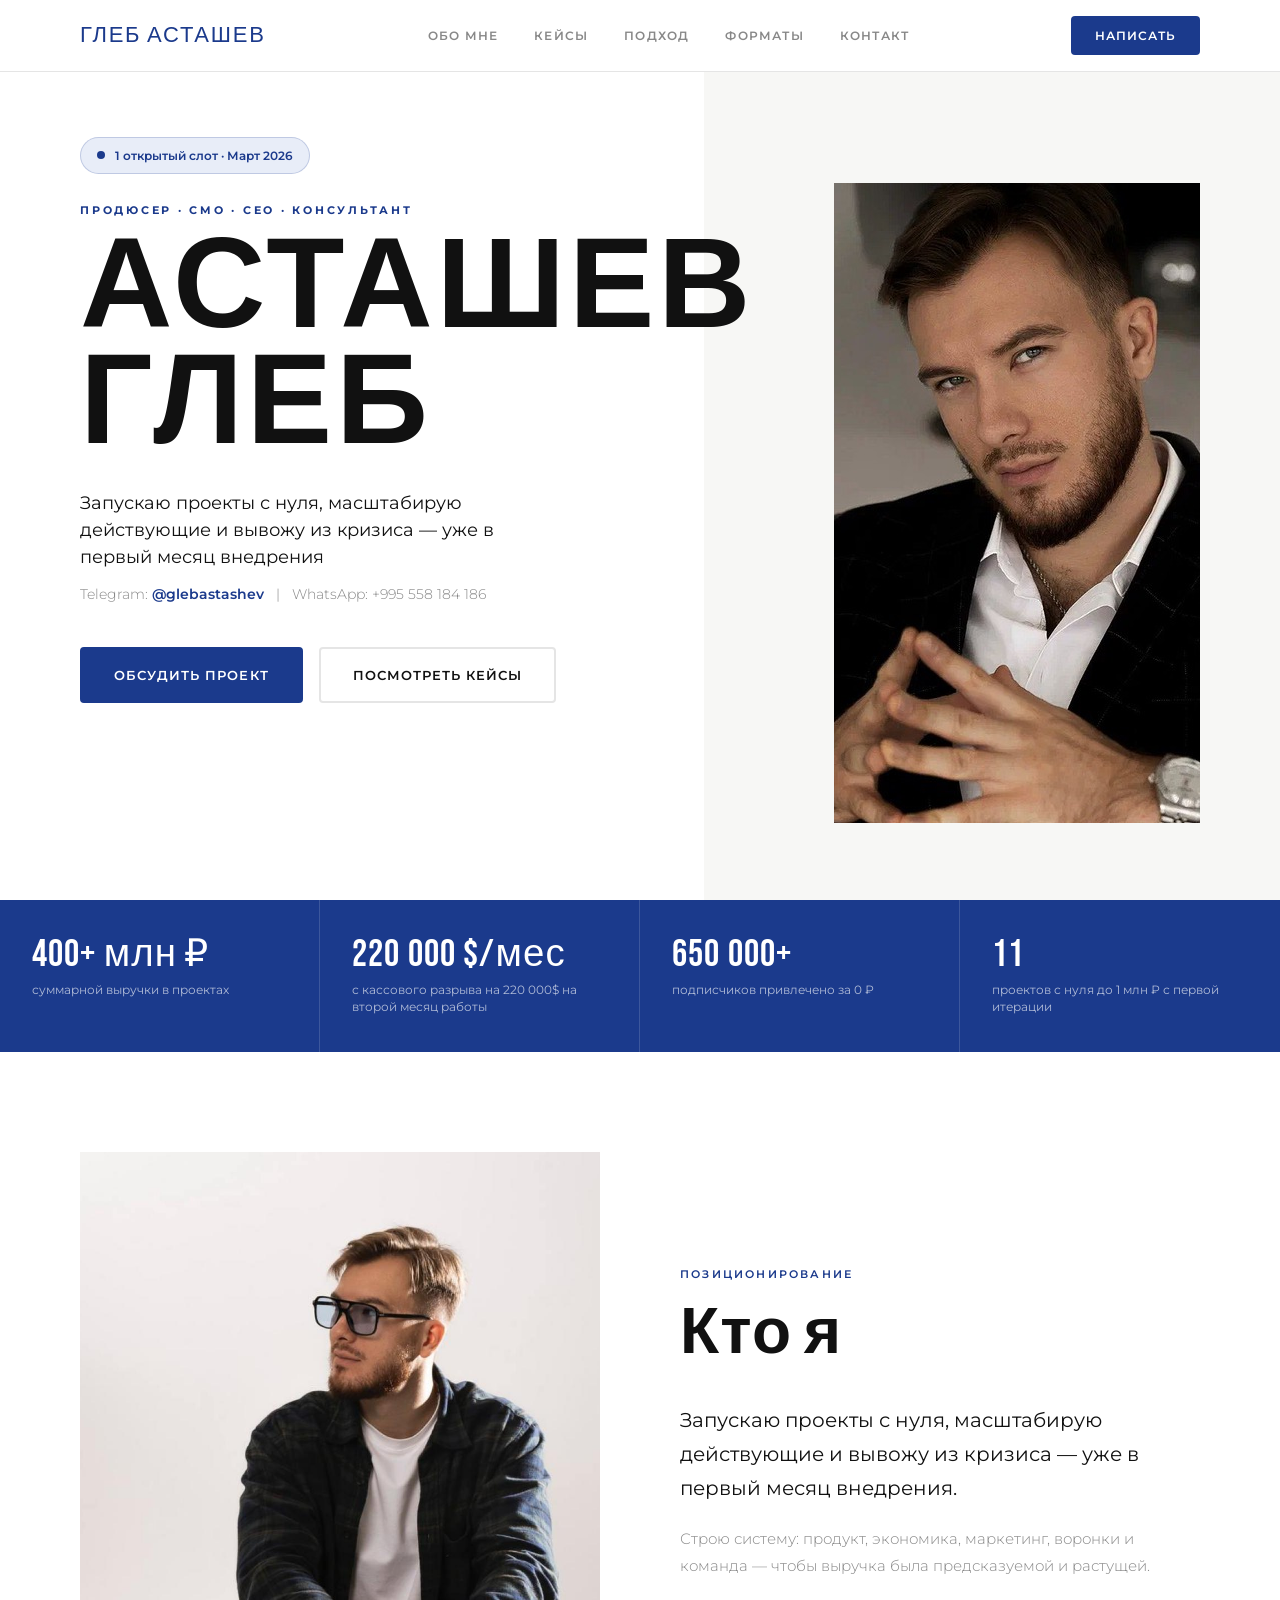
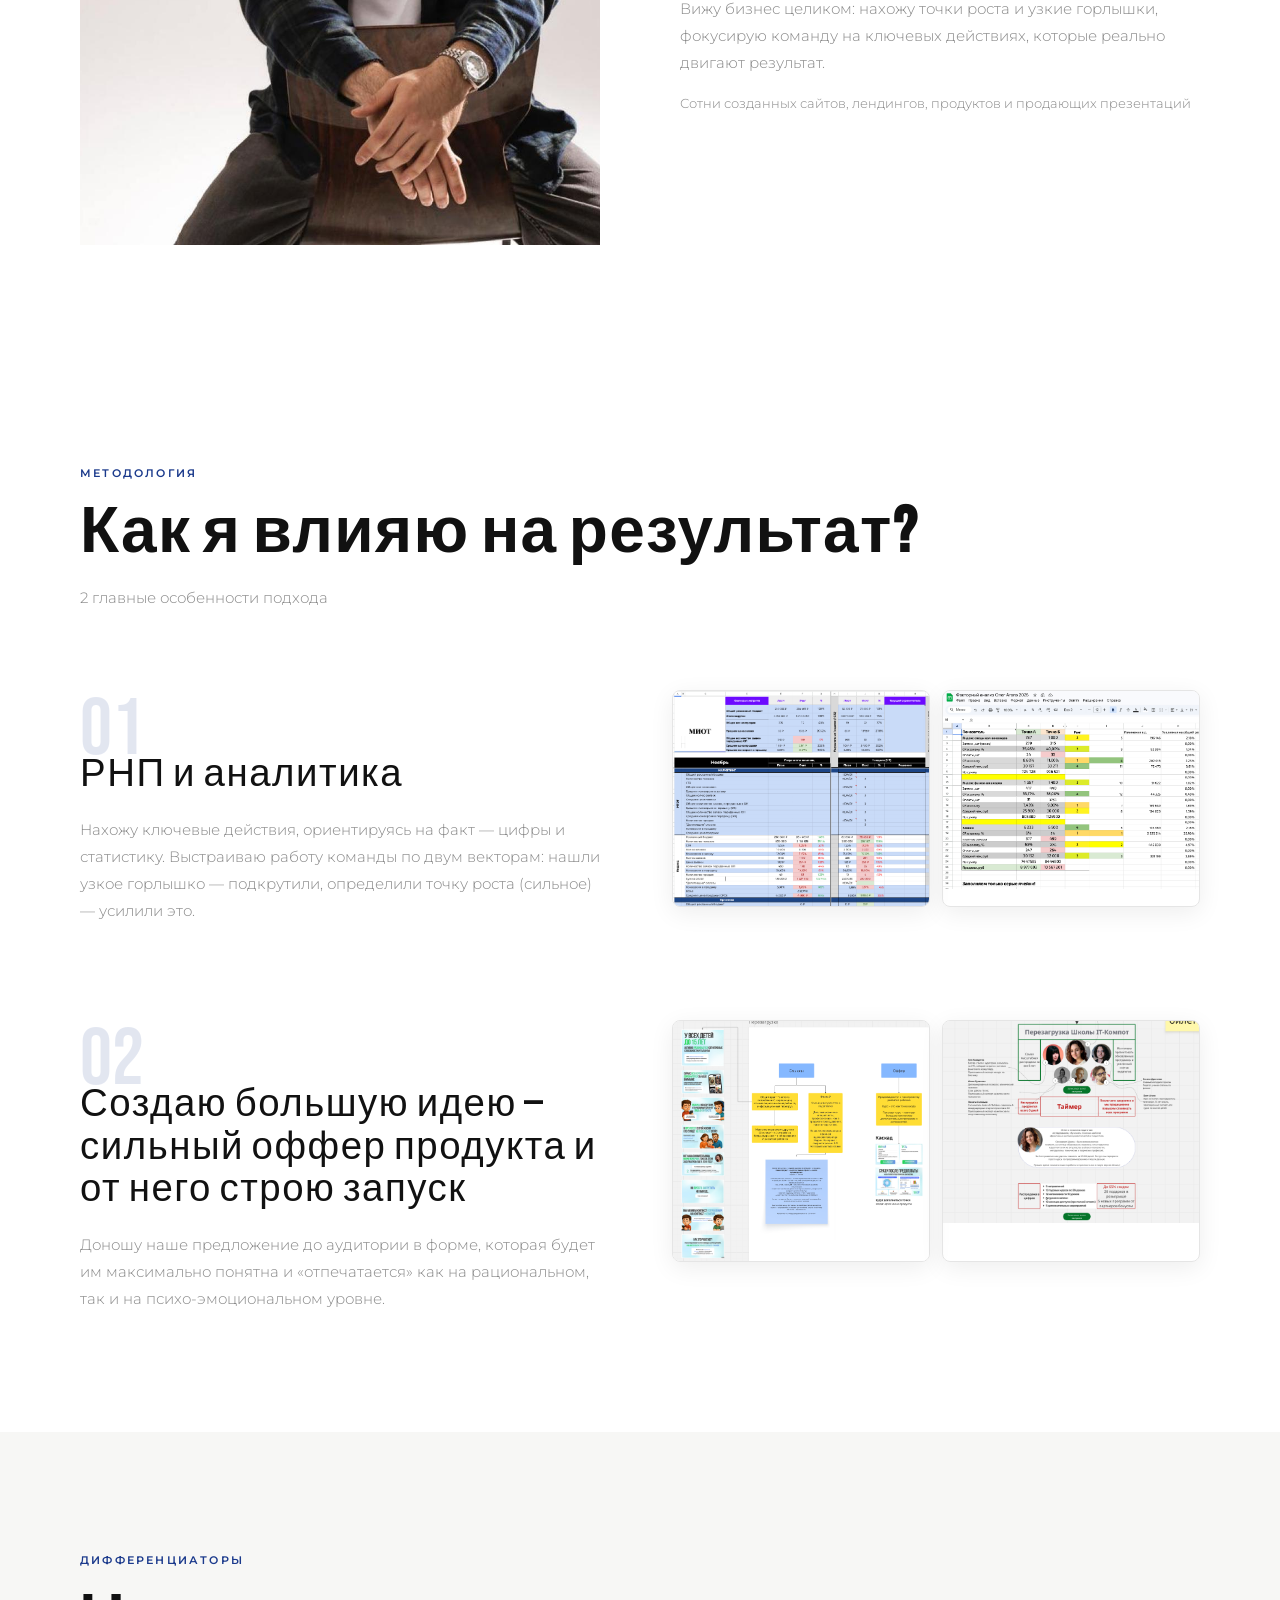
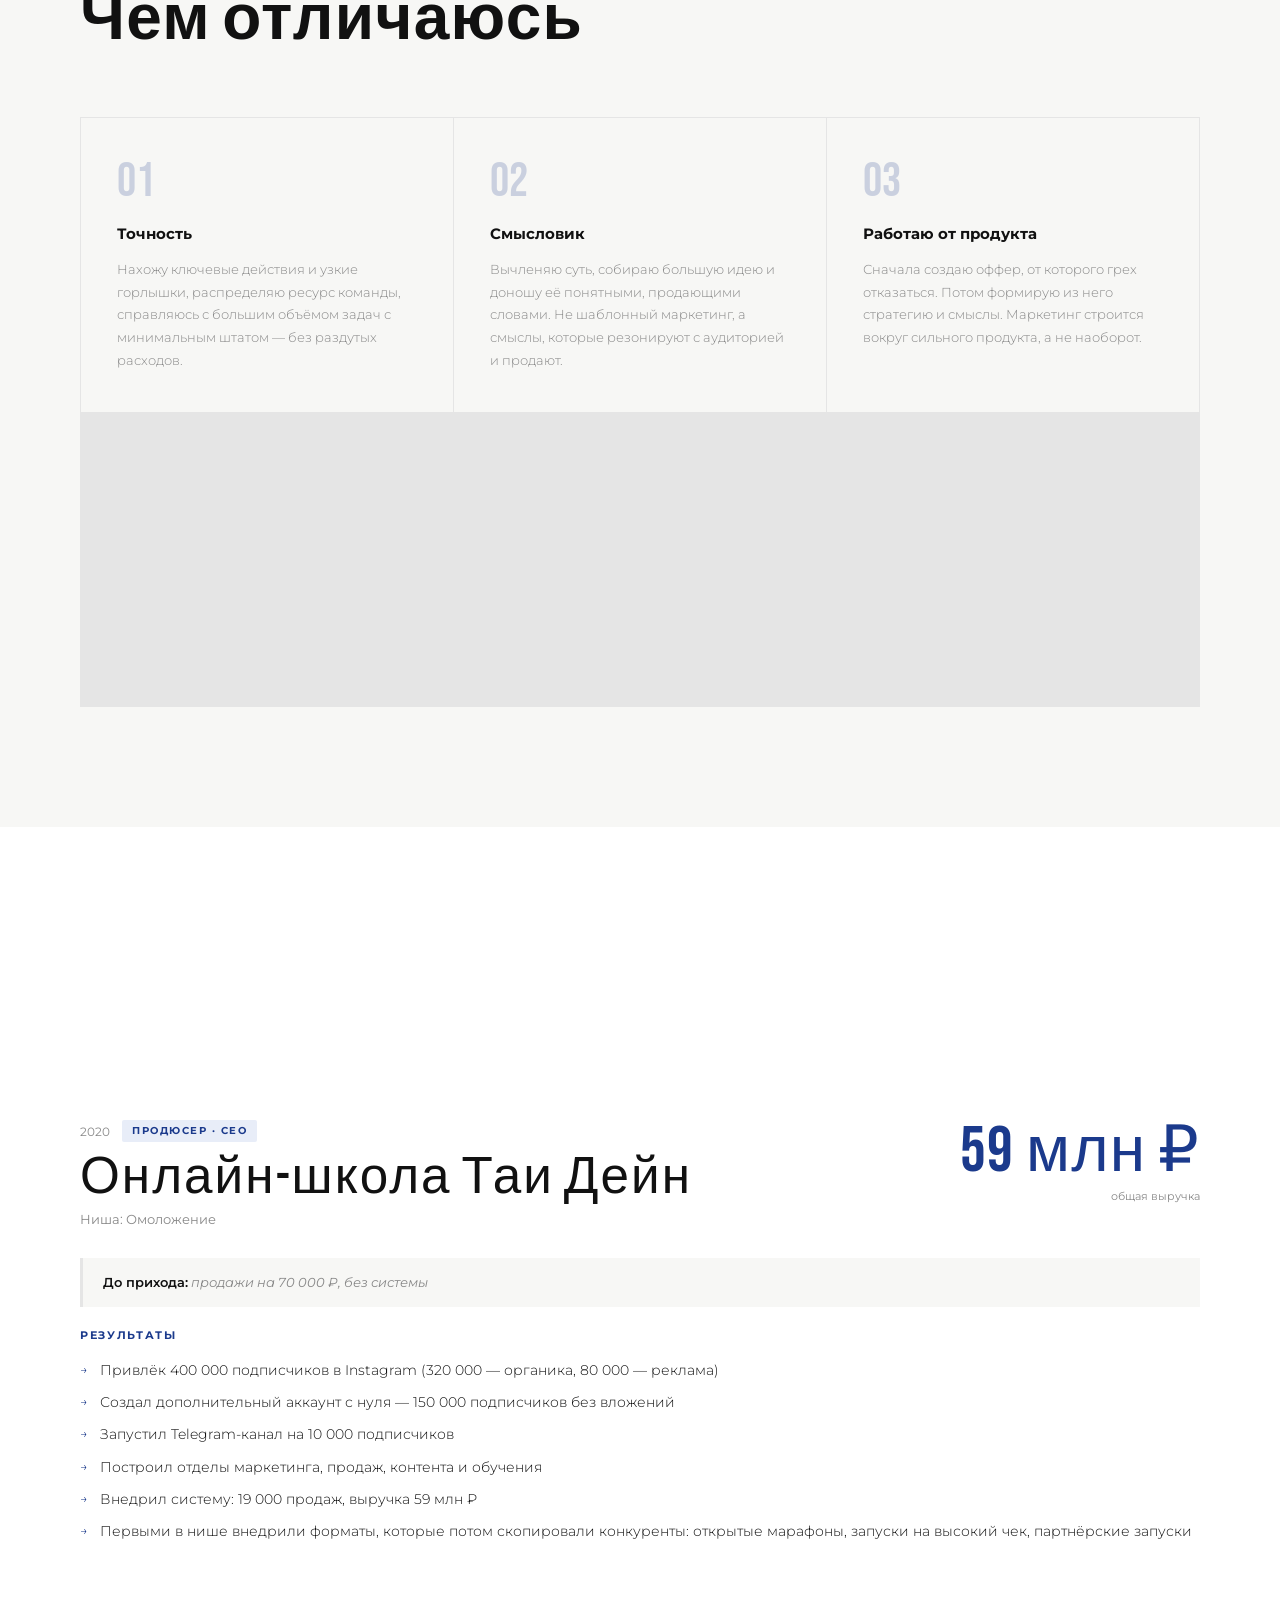
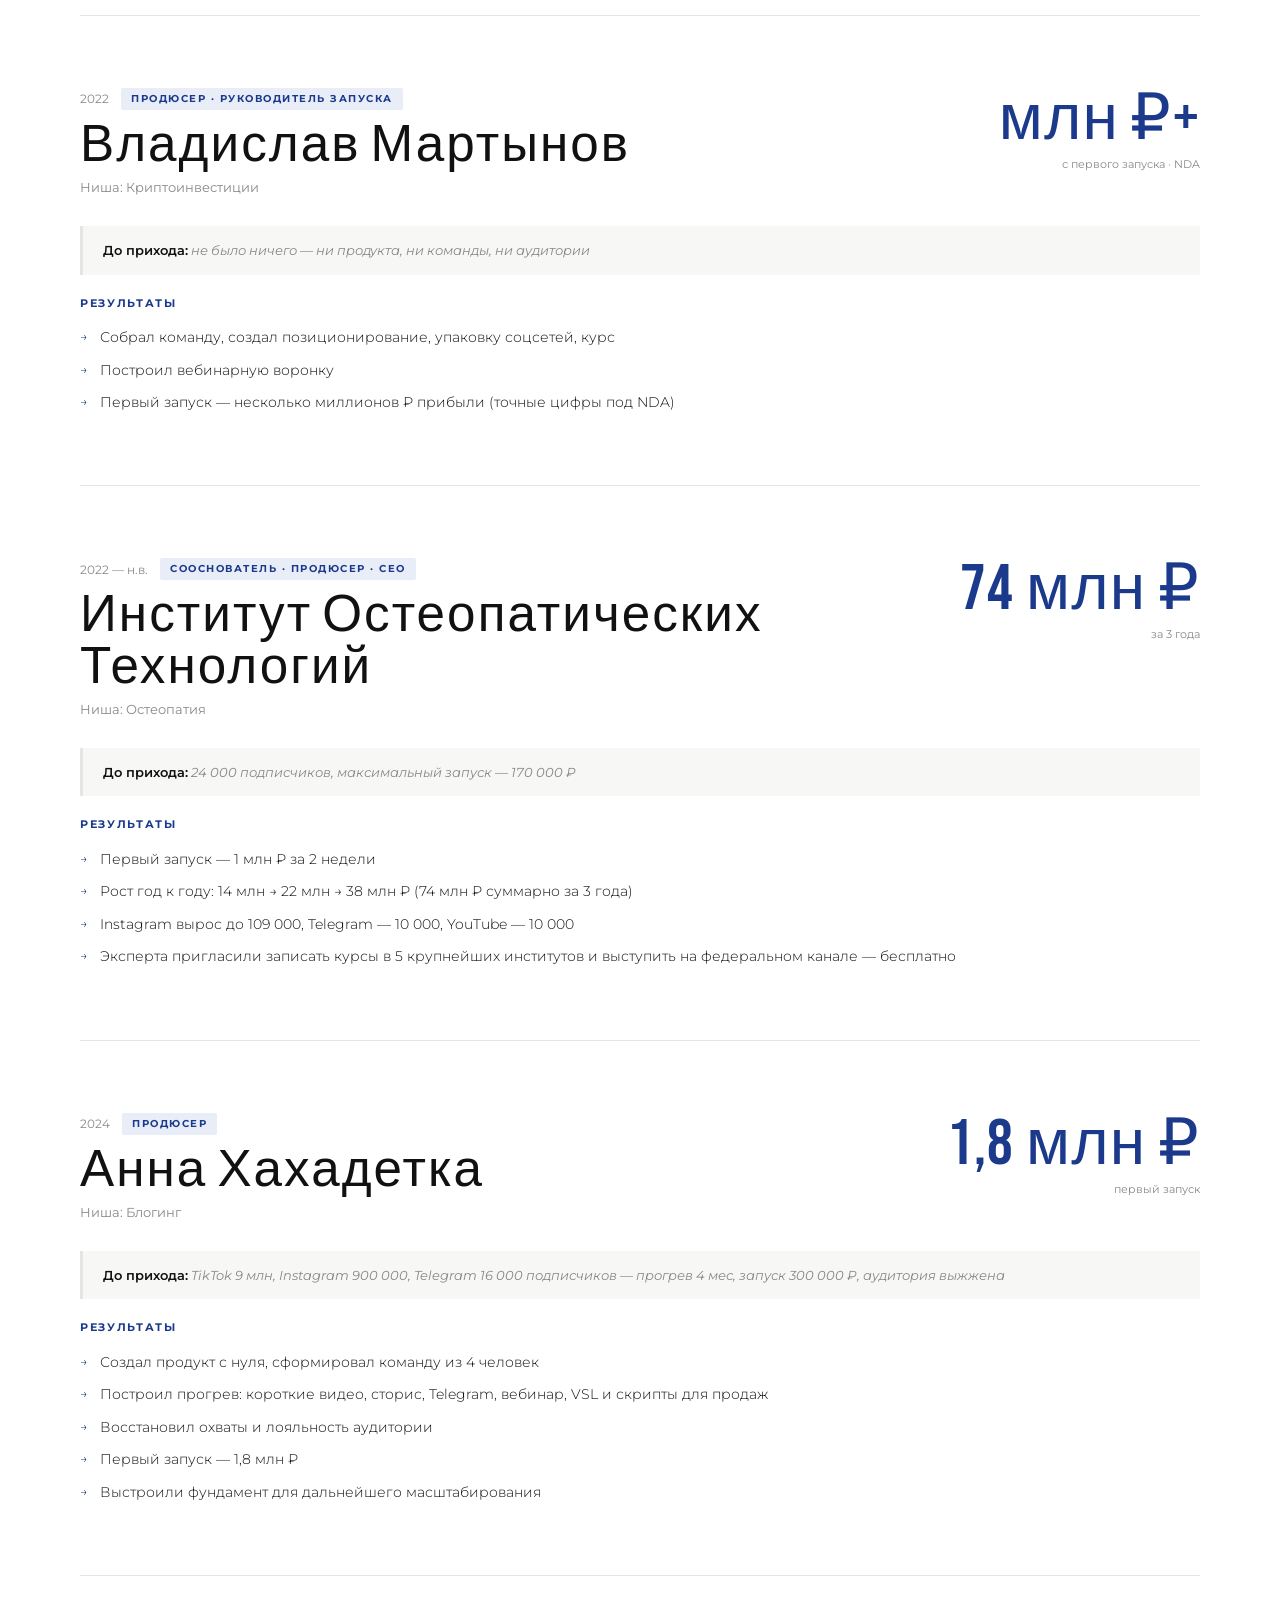
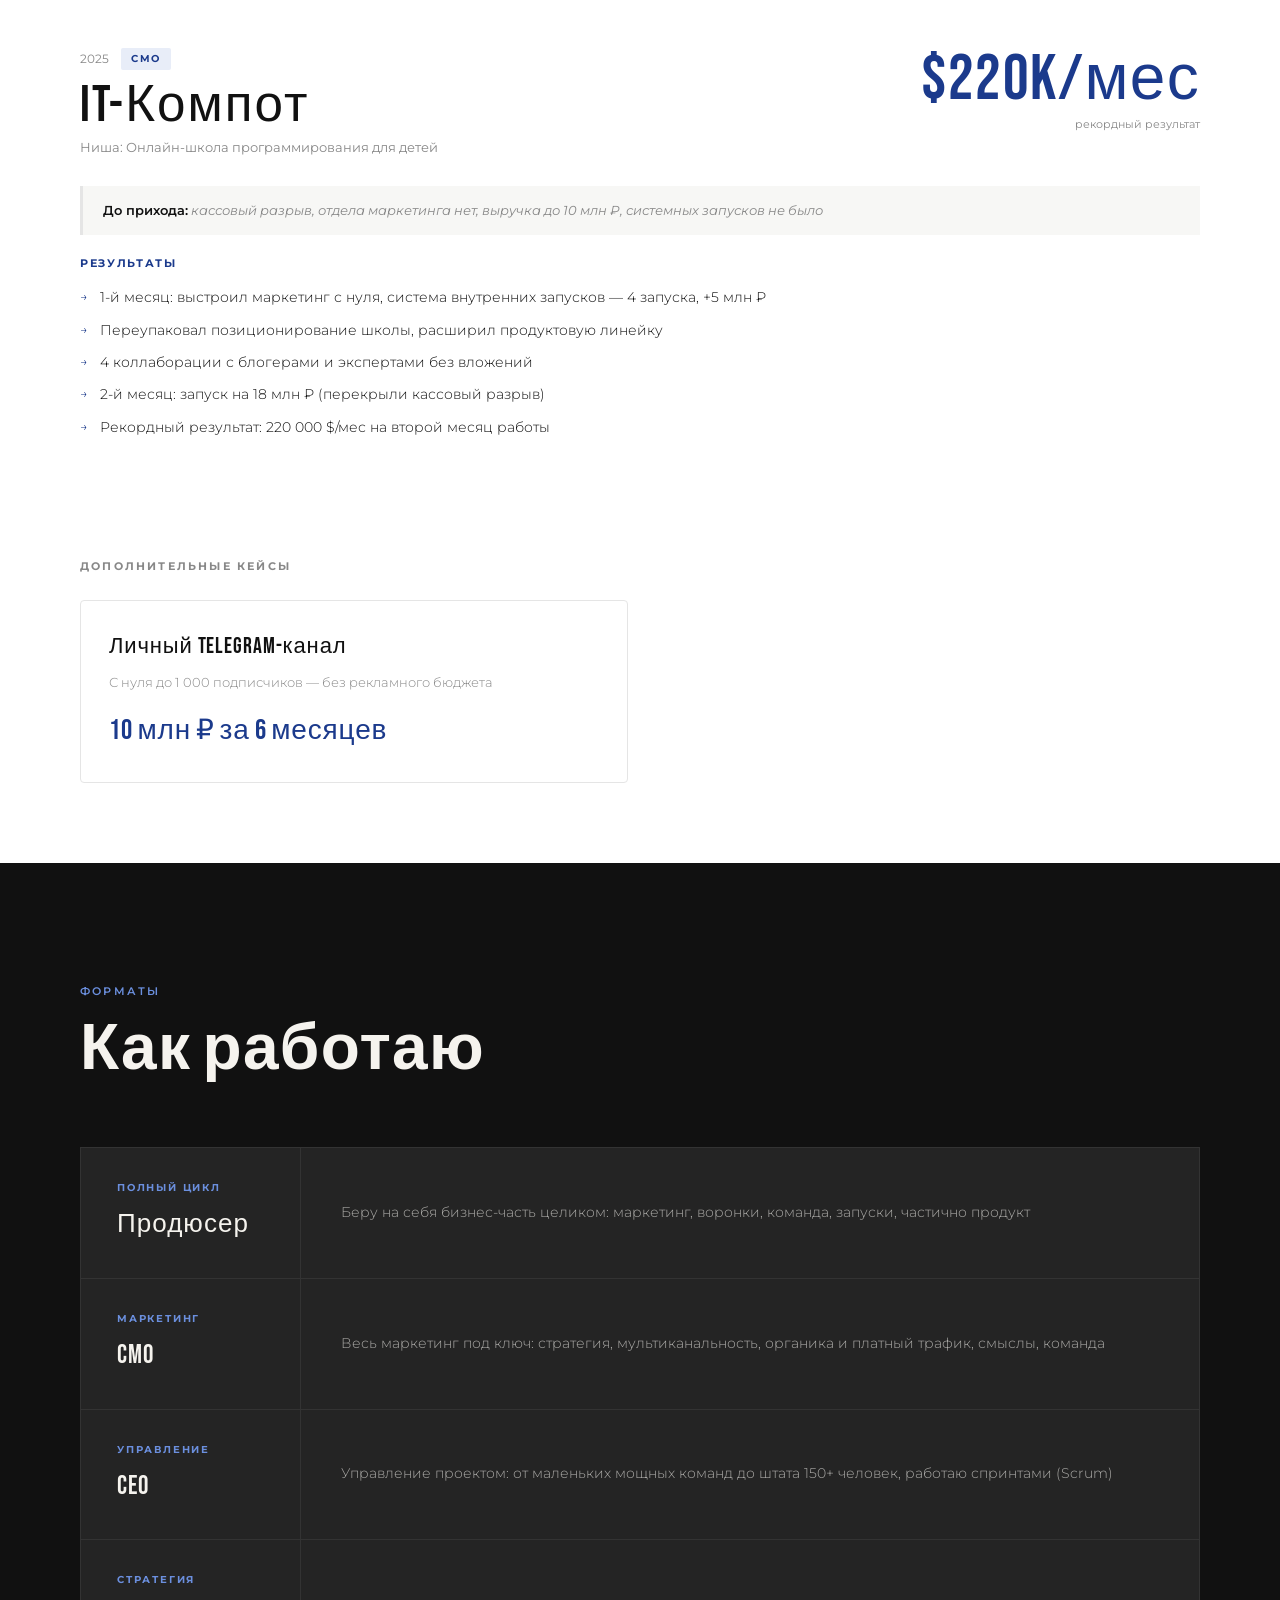
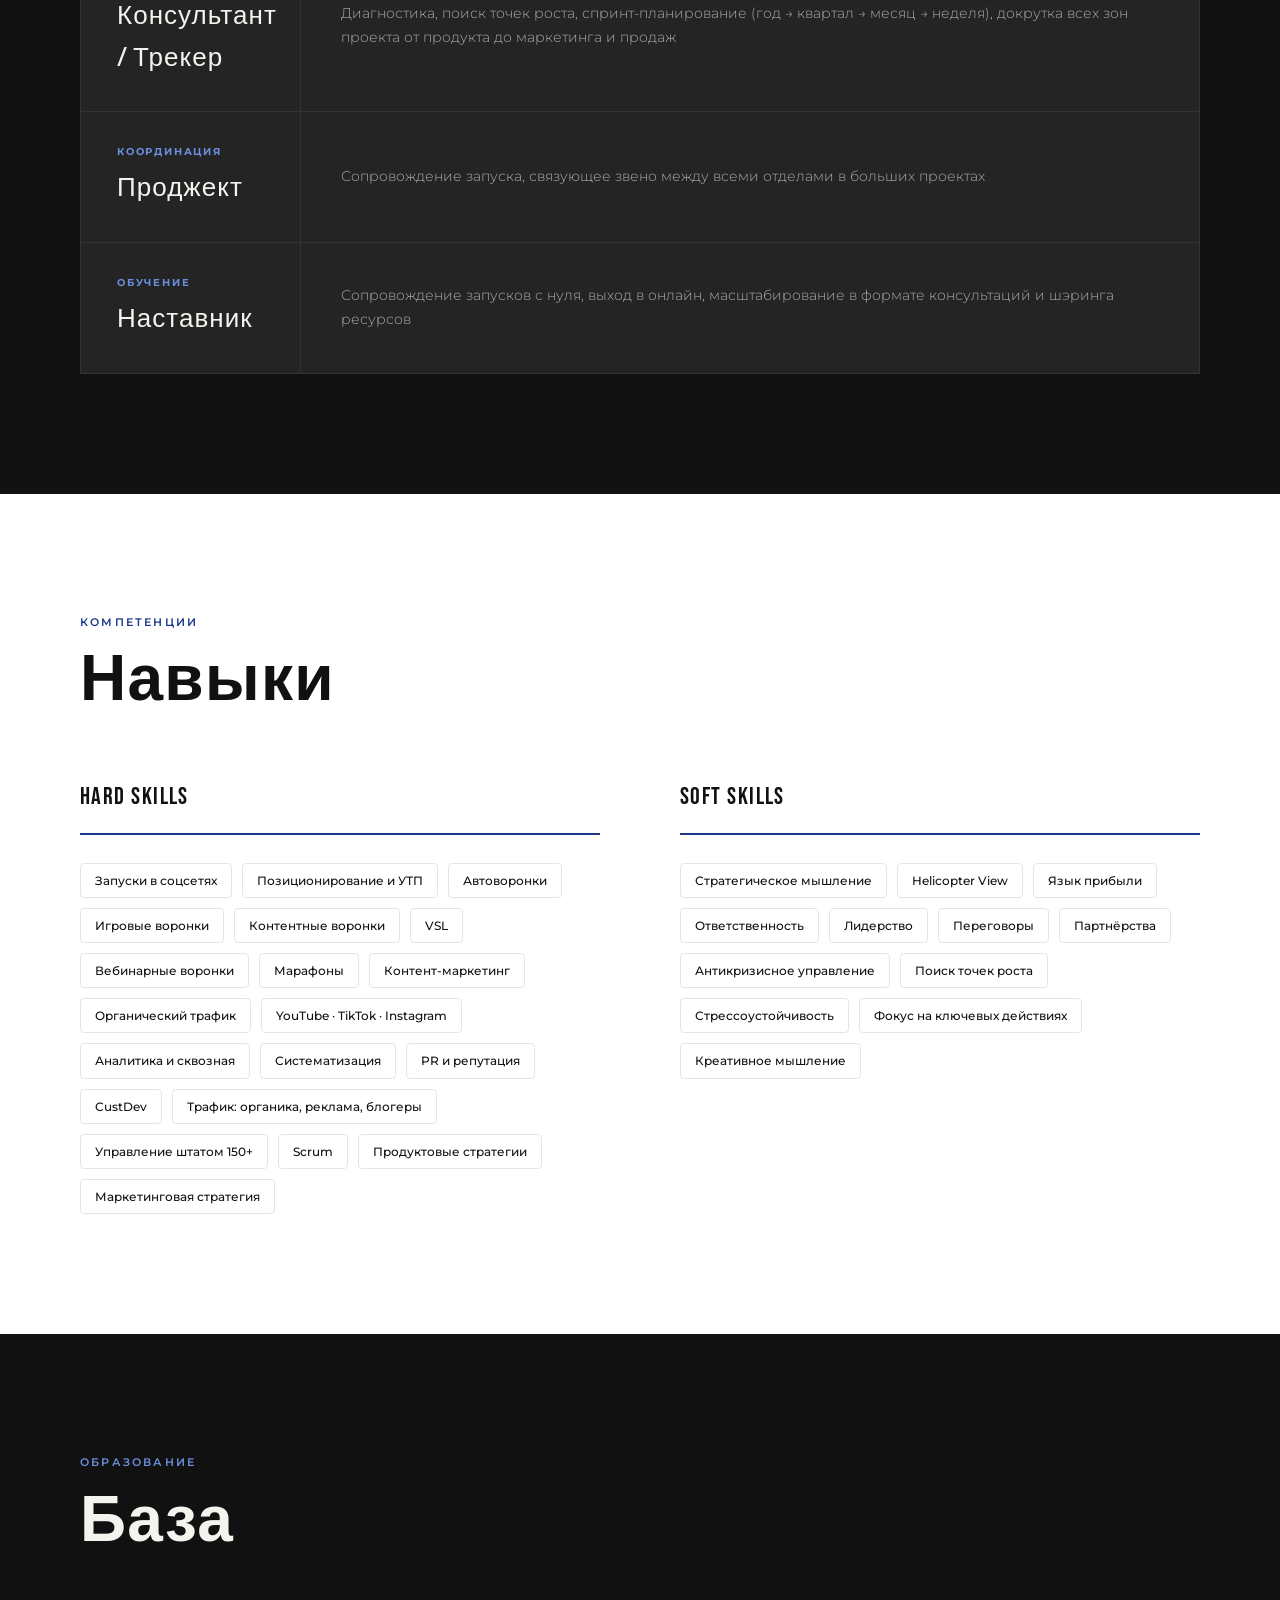
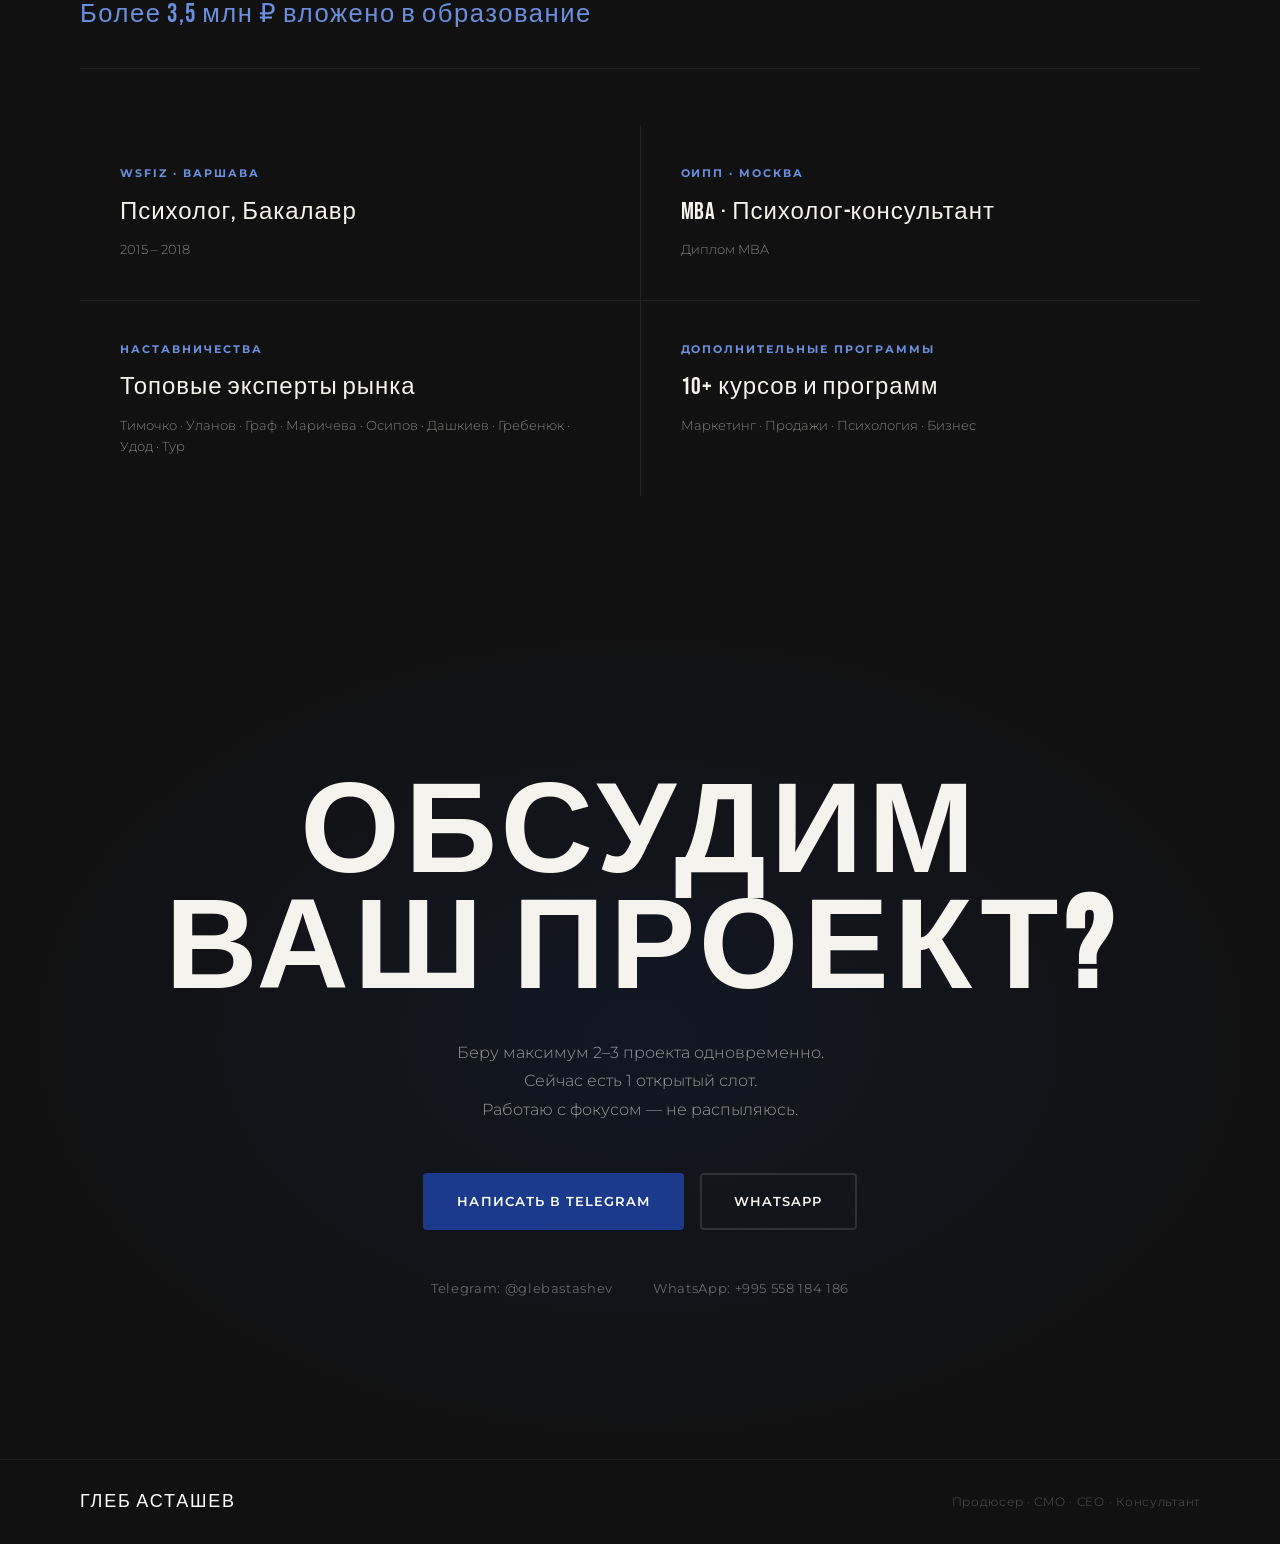
<file: index.html>
<!DOCTYPE html>
<html lang="ru">

<head>
  <meta charset="UTF-8" />
  <meta name="viewport" content="width=device-width, initial-scale=1.0" />
  <title>Глеб Асташев — Продюсер · CMO · CEO · Консультант</title>
  <meta name="description"
    content="Глеб Асташев — продюсер, CMO, CEO, консультант. Запускаю проекты с нуля, масштабирую действующие и вывожу из кризиса. 400+ млн ₽ выручки в проектах." />
  <meta property="og:title" content="Глеб Асташев — Продюсер · CMO · CEO" />
  <meta property="og:description"
    content="Запускаю проекты с нуля, масштабирую действующие и вывожу из кризиса — уже в первый месяц." />
  <meta property="og:image" content="assets/photo_hero.jpg" />
  <link rel="stylesheet" href="style.css" />
  <link rel="preconnect" href="https://fonts.googleapis.com" />
  <link rel="preconnect" href="https://fonts.gstatic.com" crossorigin />
  <link href="https://fonts.googleapis.com/css2?family=Bebas+Neue&family=Montserrat:wght@300;400;600;700&display=swap"
    rel="stylesheet" />
  <style>
    /* ── EXTRA STYLES FOR NEW SECTIONS ── */

    /* POSITIONING section */
    .positioning {
      padding: 100px 0;
      background: var(--bg);
    }

    .positioning__inner {
      display: grid;
      grid-template-columns: 1fr 1fr;
      gap: 80px;
      align-items: center;
    }

    .positioning__photo {
      position: relative;
    }

    .positioning__photo img {
      width: 100%;
      aspect-ratio: 3/4;
      object-fit: cover;
      object-position: top;
    }

    .positioning__content {}

    .positioning__lead {
      font-size: 20px;
      font-weight: 400;
      line-height: 1.7;
      color: var(--text);
      margin-bottom: 20px;
    }

    .positioning__lead strong {
      font-weight: 700;
    }

    .positioning__text {
      font-size: 15px;
      font-weight: 300;
      line-height: 1.8;
      color: var(--text-light);
      margin-bottom: 16px;
    }

    /* STATS bar */
    .stats-bar {
      background: var(--accent);
      padding: 0;
    }

    .stats-bar__inner {
      display: grid;
      grid-template-columns: repeat(4, 1fr);
    }

    .stat-item {
      padding: 36px 32px;
      border-right: 1px solid rgba(255, 255, 255, 0.15);
      transition: background 0.2s;
    }

    .stat-item:last-child {
      border-right: none;
    }

    .stat-item:hover {
      background: rgba(255, 255, 255, 0.06);
    }

    .stat-item__num {
      font-family: var(--font-display);
      font-size: clamp(26px, 3vw, 40px);
      letter-spacing: 0.03em;
      color: #fff;
      line-height: 1;
      margin-bottom: 8px;
    }

    .stat-item__label {
      font-size: 12px;
      font-weight: 400;
      color: rgba(255, 255, 255, 0.65);
      line-height: 1.4;
    }

    /* CASES section */
    .cases-full {
      padding: 120px 0;
      background: var(--bg);
    }

    .cases-full__header {
      margin-bottom: 72px;
    }

    .case-block {
      margin-bottom: 72px;
      padding-bottom: 72px;
      border-bottom: 1px solid var(--border);
    }

    .case-block:last-child {
      margin-bottom: 0;
      padding-bottom: 0;
      border-bottom: none;
    }

    .case-block__header {
      display: flex;
      align-items: flex-start;
      justify-content: space-between;
      gap: 32px;
      margin-bottom: 28px;
    }

    .case-block__left {}

    .case-block__meta {
      display: flex;
      align-items: center;
      gap: 12px;
      margin-bottom: 10px;
      flex-wrap: wrap;
    }

    .case-block__year {
      font-size: 12px;
      color: var(--text-light);
      font-weight: 400;
    }

    .case-block__tag {
      font-size: 10px;
      font-weight: 700;
      letter-spacing: 0.15em;
      text-transform: uppercase;
      color: var(--accent);
      background: var(--accent-soft);
      padding: 3px 10px;
      border-radius: 2px;
    }

    .case-block__name {
      font-family: var(--font-display);
      font-size: clamp(32px, 4vw, 56px);
      letter-spacing: 0.04em;
      color: var(--text);
      line-height: 1;
      margin-bottom: 6px;
    }

    .case-block__role {
      font-size: 13px;
      color: var(--text-light);
      font-weight: 400;
    }

    .case-block__result-big {
      text-align: right;
      flex-shrink: 0;
    }

    .case-block__result-num {
      font-family: var(--font-display);
      font-size: clamp(36px, 5vw, 64px);
      letter-spacing: 0.02em;
      color: var(--accent);
      line-height: 1;
      white-space: nowrap;
    }

    .case-block__result-sub {
      font-size: 11px;
      color: var(--text-light);
      margin-top: 4px;
      text-align: right;
    }

    .case-block__before {
      background: var(--bg-alt);
      border-left: 3px solid var(--border);
      padding: 14px 20px;
      font-size: 13px;
      color: var(--text-light);
      margin-bottom: 20px;
      font-style: italic;
    }

    .case-block__before strong {
      font-style: normal;
      font-weight: 600;
      color: var(--text);
    }

    .case-block__results-title {
      font-size: 11px;
      font-weight: 700;
      letter-spacing: 0.15em;
      text-transform: uppercase;
      color: var(--accent);
      margin-bottom: 14px;
    }

    .case-block__list {
      display: flex;
      flex-direction: column;
      gap: 10px;
    }

    .case-block__list li {
      font-size: 14px;
      font-weight: 300;
      color: var(--text);
      line-height: 1.6;
      padding-left: 20px;
      position: relative;
    }

    .case-block__list li::before {
      content: '→';
      position: absolute;
      left: 0;
      color: var(--accent);
      font-size: 13px;
    }

    /* Mini cases */
    .cases-mini {
      padding: 0 0 80px;
      background: var(--bg);
    }

    .cases-mini__label {
      font-size: 11px;
      font-weight: 700;
      letter-spacing: 0.2em;
      text-transform: uppercase;
      color: var(--text-light);
      margin-bottom: 24px;
    }

    .cases-mini__grid {
      display: grid;
      grid-template-columns: repeat(2, 1fr);
      gap: 24px;
    }

    .mini-case {
      border: 1px solid var(--border);
      padding: 28px;
      border-radius: var(--radius);
      transition: all 0.25s;
    }

    .mini-case:hover {
      border-color: var(--accent);
      background: var(--accent-soft);
    }

    .mini-case__title {
      font-family: var(--font-display);
      font-size: 22px;
      letter-spacing: 0.04em;
      color: var(--text);
      margin-bottom: 8px;
    }

    .mini-case__desc {
      font-size: 13px;
      font-weight: 300;
      color: var(--text-light);
      line-height: 1.6;
      margin-bottom: 16px;
    }

    .mini-case__result {
      font-family: var(--font-display);
      font-size: 28px;
      color: var(--accent);
      letter-spacing: 0.03em;
    }

    /* DIFF section */
    .diff {
      padding: 120px 0;
      background: var(--bg-alt);
    }

    .diff__grid {
      display: grid;
      grid-template-columns: repeat(3, 1fr);
      gap: 1px;
      margin-top: 64px;
      background: var(--border);
      border: 1px solid var(--border);
    }

    .diff-card {
      background: var(--bg-alt);
      padding: 40px 36px;
      transition: background 0.25s;
    }

    .diff-card:hover {
      background: #EEEEE8;
    }

    .diff-card__num {
      font-family: var(--font-display);
      font-size: 48px;
      color: var(--accent);
      opacity: 0.2;
      line-height: 1;
      margin-bottom: 16px;
      user-select: none;
    }

    .diff-card__title {
      font-size: 15px;
      font-weight: 700;
      color: var(--text);
      margin-bottom: 12px;
    }

    .diff-card__text {
      font-size: 13px;
      font-weight: 300;
      color: var(--text-light);
      line-height: 1.75;
    }

    /* FORMATS section — dark */
    .formats {
      padding: 120px 0;
      background: var(--bg-dark);
      color: var(--text-inv);
    }

    .formats .section-label {
      color: #6B8FDE;
    }

    .formats .section-title {
      color: var(--text-inv);
    }

    .formats__grid {
      display: grid;
      grid-template-columns: 1fr;
      gap: 0;
      margin-top: 64px;
      border: 1px solid rgba(255, 255, 255, 0.07);
    }

    .format-row {
      display: grid;
      grid-template-columns: 220px 1fr;
      gap: 0;
      border-bottom: 1px solid rgba(255, 255, 255, 0.07);
      transition: background 0.2s;
    }

    .format-row:last-child {
      border-bottom: none;
    }

    .format-row:hover {
      background: rgba(255, 255, 255, 0.03);
    }

    .format-row__label {
      padding: 32px 36px;
      border-right: 1px solid rgba(255, 255, 255, 0.07);
    }

    .format-row__type {
      font-size: 10px;
      font-weight: 700;
      letter-spacing: 0.18em;
      text-transform: uppercase;
      color: #6B8FDE;
      margin-bottom: 8px;
    }

    .format-row__name {
      font-family: var(--font-display);
      font-size: 26px;
      letter-spacing: 0.04em;
      color: var(--text-inv);
    }

    .format-row__desc {
      padding: 32px 40px;
      font-size: 14px;
      font-weight: 300;
      color: rgba(245, 243, 238, 0.65);
      line-height: 1.7;
      display: flex;
      align-items: center;
    }

    /* SKILLS section */
    .skills {
      padding: 120px 0;
      background: var(--bg);
    }

    .skills__inner {
      display: grid;
      grid-template-columns: 1fr 1fr;
      gap: 80px;
      margin-top: 64px;
    }

    .skills__col-title {
      font-family: var(--font-display);
      font-size: 24px;
      letter-spacing: 0.06em;
      color: var(--text);
      margin-bottom: 28px;
      padding-bottom: 16px;
      border-bottom: 2px solid var(--accent);
    }

    .skills__list {
      display: flex;
      flex-wrap: wrap;
      gap: 10px;
    }

    .skill-tag {
      font-size: 12px;
      font-weight: 500;
      padding: 7px 14px;
      border-radius: var(--radius);
      border: 1px solid var(--border);
      color: var(--text);
      background: var(--bg);
      transition: all 0.2s;
      cursor: default;
    }

    .skill-tag:hover {
      border-color: var(--accent);
      color: var(--accent);
      background: var(--accent-soft);
    }

    /* EDUCATION section — dark */
    .education {
      padding: 120px 0;
      background: var(--bg-dark);
      color: var(--text-inv);
    }

    .education .section-label {
      color: #6B8FDE;
    }

    .education .section-title {
      color: var(--text-inv);
    }

    .education__top {
      font-family: var(--font-display);
      font-size: clamp(18px, 2vw, 26px);
      letter-spacing: 0.06em;
      color: #6B8FDE;
      margin-bottom: 56px;
      padding-bottom: 32px;
      border-bottom: 1px solid rgba(255, 255, 255, 0.08);
    }

    .education__grid {
      display: grid;
      grid-template-columns: repeat(2, 1fr);
      gap: 1px;
      background: rgba(255, 255, 255, 0.07);
    }

    .edu-card {
      background: var(--bg-dark);
      padding: 40px;
      transition: background 0.25s;
    }

    .edu-card:hover {
      background: #1A1A1A;
    }

    .edu-card__org {
      font-size: 11px;
      font-weight: 700;
      letter-spacing: 0.18em;
      text-transform: uppercase;
      color: #6B8FDE;
      margin-bottom: 10px;
    }

    .edu-card__title {
      font-family: var(--font-display);
      font-size: 24px;
      letter-spacing: 0.04em;
      color: var(--text-inv);
      margin-bottom: 8px;
    }

    .edu-card__info {
      font-size: 13px;
      font-weight: 300;
      color: rgba(245, 243, 238, 0.5);
      line-height: 1.6;
    }

    /* CTA */
    .cta {
      padding: 160px 0;
      background: var(--bg-dark);
      text-align: center;
      position: relative;
      overflow: hidden;
    }

    .cta::before {
      content: '';
      position: absolute;
      inset: 0;
      background: radial-gradient(ellipse at center, rgba(27, 58, 140, 0.15) 0%, transparent 70%);
    }

    .cta__inner {
      position: relative;
      z-index: 1;
    }

    .cta__title {
      font-family: var(--font-display);
      font-size: clamp(64px, 10vw, 140px);
      line-height: 0.9;
      letter-spacing: 0.04em;
      color: var(--text-inv);
      margin-bottom: 32px;
    }

    .cta__subtitle {
      font-size: 16px;
      font-weight: 300;
      color: rgba(245, 243, 238, 0.6);
      line-height: 1.8;
      margin-bottom: 48px;
    }

    .cta__buttons {
      display: flex;
      justify-content: center;
      gap: 16px;
      flex-wrap: wrap;
      margin-bottom: 48px;
    }

    .cta__contacts {
      display: flex;
      justify-content: center;
      gap: 40px;
      flex-wrap: wrap;
    }

    .cta__contact {
      font-size: 13px;
      color: rgba(245, 243, 238, 0.38);
    }

    .cta__contact a {
      color: rgba(245, 243, 238, 0.38);
      transition: color 0.2s;
    }

    .cta__contact a:hover {
      color: #6B8FDE;
    }

    /* FOOTER */
    .footer {
      background: var(--bg-dark);
      border-top: 1px solid rgba(255, 255, 255, 0.06);
      padding: 28px 0;
    }

    .footer__inner {
      display: flex;
      align-items: center;
      justify-content: space-between;
    }

    .footer__logo {
      font-family: var(--font-display);
      font-size: 18px;
      letter-spacing: 0.1em;
      color: #fff;
    }

    .footer__roles {
      font-size: 12px;
      font-weight: 300;
      color: rgba(245, 243, 238, 0.3);
      letter-spacing: 0.06em;
    }

    /* Responsive extras */
    @media (max-width: 1024px) {
      .stats-bar__inner {
        grid-template-columns: repeat(2, 1fr);
      }

      .diff__grid {
        grid-template-columns: repeat(2, 1fr);
      }

      .format-row {
        grid-template-columns: 1fr;
      }

      .format-row__label {
        border-right: none;
        border-bottom: 1px solid rgba(255, 255, 255, 0.07);
        padding: 24px 28px 16px;
      }

      .format-row__desc {
        padding: 16px 28px 24px;
      }

      .skills__inner {
        gap: 48px;
      }
    }

    @media (max-width: 768px) {
      .positioning__inner {
        grid-template-columns: 1fr;
        gap: 40px;
      }

      .stats-bar__inner {
        grid-template-columns: repeat(2, 1fr);
      }

      .case-block__header {
        flex-direction: column;
      }

      .case-block__result-big {
        text-align: left;
      }

      .diff__grid {
        grid-template-columns: 1fr;
      }

      .skills__inner {
        grid-template-columns: 1fr;
        gap: 48px;
      }

      .education__grid {
        grid-template-columns: 1fr;
      }

      .cases-mini__grid {
        grid-template-columns: 1fr;
      }
    }

    @media (max-width: 480px) {
      .stats-bar__inner {
        grid-template-columns: 1fr;
      }

      .stat-item {
        border-right: none;
        border-bottom: 1px solid rgba(255, 255, 255, 0.15);
      }

      .stat-item:last-child {
        border-bottom: none;
      }
    }

    /* HOW I INFLUENCE RESULTS section */
    .approach {
      padding: 120px 0;
      background: var(--bg);
    }

    .approach__subtitle {
      font-size: 15px;
      font-weight: 300;
      color: var(--text-light);
      margin-bottom: 80px;
      max-width: 560px;
    }

    .approach__blocks {
      display: flex;
      flex-direction: column;
      gap: 96px;
    }

    .approach__block {
      display: grid;
      grid-template-columns: 1fr 1fr;
      gap: 64px;
      align-items: start;
    }

    .approach__block-num {
      font-family: var(--font-display);
      font-size: 80px;
      color: var(--accent);
      opacity: 0.12;
      line-height: 1;
      margin-bottom: -16px;
      user-select: none;
    }

    .approach__block-title {
      font-family: var(--font-display);
      font-size: clamp(24px, 3vw, 40px);
      letter-spacing: 0.04em;
      color: var(--text);
      margin-bottom: 20px;
      line-height: 1.1;
    }

    .approach__block-text {
      font-size: 15px;
      font-weight: 300;
      color: var(--text-light);
      line-height: 1.8;
    }

    .approach__screenshots {
      display: grid;
      grid-template-columns: 1fr 1fr;
      gap: 12px;
    }

    .approach__screenshot {
      border-radius: 8px;
      overflow: hidden;
      border: 1px solid var(--border);
      box-shadow: 0 6px 24px rgba(0, 0, 0, 0.07);
      transition: transform 0.25s, box-shadow 0.25s;
    }

    .approach__screenshot:hover {
      transform: translateY(-3px);
      box-shadow: 0 12px 36px rgba(0, 0, 0, 0.12);
    }

    .approach__screenshot img {
      width: 100%;
      display: block;
    }

    .approach__screenshot-placeholder {
      width: 100%;
      aspect-ratio: 4/3;
      background: var(--bg-alt);
      display: flex;
      flex-direction: column;
      align-items: center;
      justify-content: center;
      gap: 8px;
      color: var(--text-light);
      font-size: 11px;
      font-weight: 500;
      letter-spacing: 0.1em;
      text-transform: uppercase;
      text-align: center;
      padding: 20px;
    }

    .approach__screenshot-placeholder svg {
      opacity: 0.3;
      margin-bottom: 4px;
    }

    @media (max-width: 1024px) {
      .approach__block {
        grid-template-columns: 1fr;
        gap: 28px;
      }

      /* screenshots come AFTER text — natural HTML order, no reordering */
    }

    @media (max-width: 480px) {
      .approach__screenshots {
        /* keep 2 columns side by side — do NOT stack */
        grid-template-columns: 1fr 1fr;
        gap: 8px;
      }

      .approach__screenshot img {
        max-height: 140px;
        object-fit: cover;
        object-position: top;
      }
    }
  </style>
</head>

<body>

  <!-- ═══ NAV ═══ -->
  <nav class="nav" id="nav">
    <div class="container">
      <div class="nav__inner">
        <a href="#hero" class="nav__logo">ГЛЕБ АСТАШЕВ</a>
        <div class="nav__links">
          <a href="#positioning">Обо мне</a>
          <a href="#cases">Кейсы</a>
          <a href="#diff">Подход</a>
          <a href="#formats">Форматы</a>
          <a href="#cta">Контакт</a>
        </div>
        <a href="https://t.me/glebastashev" class="nav__cta" target="_blank" rel="noopener">Написать</a>
        <button class="nav__burger" id="burger" aria-label="Меню">
          <span></span><span></span><span></span>
        </button>
      </div>
    </div>
    <div class="nav__dropdown" id="navDropdown">
      <a href="#positioning">Обо мне</a>
      <a href="#cases">Кейсы</a>
      <a href="#diff">Подход</a>
      <a href="#formats">Форматы</a>
      <a href="#skills">Навыки</a>
      <a href="#education">Образование</a>
      <a href="#cta">Контакт</a>
    </div>
  </nav>


  <!-- ═══ HERO ═══ -->
  <section class="hero" id="hero">
    <div class="container">
      <div class="hero__inner">
        <div class="hero__content">
          <div class="hero__badge reveal">
            <span class="hero__badge-dot"></span>
            1 открытый слот · Март 2026
          </div>
          <p class="hero__role reveal reveal-delay-1">Продюсер · CMO · CEO · Консультант</p>
          <h1 class="hero__name reveal reveal-delay-2">АСТАШЕВ<br>ГЛЕБ</h1>
          <p class="hero__subtitle reveal reveal-delay-3">
            Запускаю проекты с нуля, масштабирую действующие и вывожу из кризиса — уже в первый месяц внедрения
          </p>
          <p class="hero__sub-text reveal reveal-delay-4">
            Telegram: <a href="https://t.me/glebastashev" target="_blank" rel="noopener"
              style="color:var(--accent); font-weight:600;">@glebastashev</a>
            &nbsp;&nbsp;|&nbsp;&nbsp;
            WhatsApp: <a href="https://wa.me/995558184186" target="_blank" rel="noopener"
              style="color:var(--text-light);">+995 558 184 186</a>
          </p>
          <div class="hero__buttons reveal reveal-delay-5">
            <a href="https://t.me/glebastashev" class="btn btn-primary" target="_blank" rel="noopener">Обсудить
              проект</a>
            <a href="#cases" class="btn btn-outline">Посмотреть кейсы</a>
          </div>
        </div>
        <div class="hero__photo-wrap reveal reveal-delay-2">
          <img src="assets/photo_hero.jpg" alt="Глеб Асташев" class="hero__photo" />
        </div>
      </div>
    </div>
  </section>


  <!-- ═══ STATS BAR ═══ -->
  <div class="stats-bar">
    <div class="stats-bar__inner">
      <div class="stat-item reveal">
        <div class="stat-item__num">400+ млн ₽</div>
        <div class="stat-item__label">суммарной выручки в проектах</div>
      </div>
      <div class="stat-item reveal reveal-delay-1">
        <div class="stat-item__num">220 000 $/мес</div>
        <div class="stat-item__label">с кассового разрыва на 220 000$ на второй месяц работы</div>
      </div>
      <div class="stat-item reveal reveal-delay-2">
        <div class="stat-item__num">650 000+</div>
        <div class="stat-item__label">подписчиков привлечено за 0 ₽</div>
      </div>
      <div class="stat-item reveal reveal-delay-3">
        <div class="stat-item__num">11</div>
        <div class="stat-item__label">проектов с нуля до 1 млн ₽ с первой итерации</div>
      </div>
    </div>
  </div>


  <!-- ═══ ПОЗИЦИОНИРОВАНИЕ ═══ -->
  <section class="positioning" id="positioning">
    <div class="container">
      <div class="positioning__inner">
        <div class="positioning__photo reveal">
          <img src="assets/photo_about.jpg" alt="Глеб Асташев" />
        </div>
        <div class="positioning__content">
          <p class="section-label reveal">Позиционирование</p>
          <h2 class="section-title reveal reveal-delay-1" style="margin-bottom: 36px;">Кто я</h2>
          <p class="positioning__lead reveal reveal-delay-2">
            Запускаю проекты с нуля, масштабирую действующие и вывожу из кризиса — уже в первый месяц внедрения.
          </p>
          <p class="positioning__text reveal reveal-delay-3">
            Строю систему: продукт, экономика, маркетинг, воронки и команда — чтобы выручка была предсказуемой и
            растущей.
          </p>
          <p class="positioning__text reveal reveal-delay-4">
            Вижу бизнес целиком: нахожу точки роста и узкие горлышки, фокусирую команду на ключевых действиях, которые
            реально двигают результат.
          </p>
          <p class="positioning__text reveal reveal-delay-5"
            style="margin-top: 8px; font-size: 13px; color: var(--text-light);">
            Сотни созданных сайтов, лендингов, продуктов и продающих презентаций
          </p>
        </div>
      </div>
    </div>
  </section>



  <!-- ═══ КАК ВЛИЯЮ НА РЕЗУЛЬТАТ ═══ -->
  <section class="approach" id="approach">
    <div class="container">
      <p class="section-label reveal">Методология</p>
      <h2 class="section-title reveal reveal-delay-1" style="margin-bottom: 20px;">Как я влияю на результат?</h2>
      <p class="approach__subtitle reveal reveal-delay-2">2 главные особенности подхода</p>

      <div class="approach__blocks">

        <!-- Блок 1: РНП и аналитика -->
        <div class="approach__block reveal">
          <div class="approach__text-col">
            <div class="approach__block-num">01</div>
            <div class="approach__block-title">РНП и аналитика</div>
            <p class="approach__block-text">
              Нахожу ключевые действия, ориентируясь на факт — цифры и статистику.
              Выстраиваю работу команды по двум векторам: нашли узкое горлышко — подкрутили,
              определили точку роста (сильное) — усилили это.
            </p>
          </div>
          <div class="approach__screenshots">
            <div class="approach__screenshot">
              <img src="assets/screen-analytics-1.png" alt="Аналитика — отчёт по ключевым метрикам"
                onerror="this.style.display='none'; this.nextElementSibling.style.display='flex';" />
              <div class="approach__screenshot-placeholder" style="display:none;">
                <svg width="32" height="32" viewBox="0 0 24 24" fill="none" stroke="currentColor" stroke-width="1.5">
                  <rect x="3" y="3" width="18" height="18" rx="2" />
                  <path d="M3 9h18M9 21V9" />
                </svg>
                Скрин 1<br>аналитика
              </div>
            </div>
            <div class="approach__screenshot">
              <img src="assets/screen-analytics-2.png" alt="Факторный анализ"
                onerror="this.style.display='none'; this.nextElementSibling.style.display='flex';" />
              <div class="approach__screenshot-placeholder" style="display:none;">
                <svg width="32" height="32" viewBox="0 0 24 24" fill="none" stroke="currentColor" stroke-width="1.5">
                  <rect x="3" y="3" width="18" height="18" rx="2" />
                  <path d="M3 9h18M9 21V9" />
                </svg>
                Скрин 2<br>факторный анализ
              </div>
            </div>
          </div>
        </div>

        <!-- Блок 2: Большая идея -->
        <div class="approach__block reveal">
          <div class="approach__text-col">
            <div class="approach__block-num">02</div>
            <div class="approach__block-title">Создаю большую идею — сильный оффер продукта и от него строю запуск</div>
            <p class="approach__block-text">
              Доношу наше предложение до аудитории в форме, которая будет им максимально понятна
              и «отпечатается» как на рациональном, так и на психо-эмоциональном уровне.
            </p>
          </div>
          <div class="approach__screenshots">
            <div class="approach__screenshot">
              <img src="assets/screen-concept-1.png" alt="Смысловая карта запуска"
                onerror="this.style.display='none'; this.nextElementSibling.style.display='flex';" />
              <div class="approach__screenshot-placeholder" style="display:none;">
                <svg width="32" height="32" viewBox="0 0 24 24" fill="none" stroke="currentColor" stroke-width="1.5">
                  <rect x="3" y="3" width="18" height="18" rx="2" />
                  <path d="M3 9h18M9 21V9" />
                </svg>
                Скрин 3<br>смыслы и оффер
              </div>
            </div>
            <div class="approach__screenshot">
              <img src="assets/screen-concept-2.png" alt="Структура запуска"
                onerror="this.style.display='none'; this.nextElementSibling.style.display='flex';" />
              <div class="approach__screenshot-placeholder" style="display:none;">
                <svg width="32" height="32" viewBox="0 0 24 24" fill="none" stroke="currentColor" stroke-width="1.5">
                  <rect x="3" y="3" width="18" height="18" rx="2" />
                  <path d="M3 9h18M9 21V9" />
                </svg>
                Скрин 4<br>структура запуска
              </div>
            </div>
          </div>
        </div>

      </div>
    </div>
  </section>


  <!-- ═══ ЧЕМ ОТЛИЧАЮСЬ ═══ -->
  <section class="diff" id="diff">
    <div class="container">
      <p class="section-label reveal">Дифференциаторы</p>
      <h2 class="section-title reveal reveal-delay-1">Чем отличаюсь</h2>
      <div class="diff__grid">
        <div class="diff-card reveal">
          <div class="diff-card__num">01</div>
          <div class="diff-card__title">Точность</div>
          <div class="diff-card__text">Нахожу ключевые действия и узкие горлышки, распределяю ресурс команды, справляюсь
            с большим объёмом задач с минимальным штатом — без раздутых расходов.</div>
        </div>
        <div class="diff-card reveal reveal-delay-1">
          <div class="diff-card__num">02</div>
          <div class="diff-card__title">Смысловик</div>
          <div class="diff-card__text">Вычленяю суть, собираю большую идею и доношу её понятными, продающими словами. Не
            шаблонный маркетинг, а смыслы, которые резонируют с аудиторией и продают.</div>
        </div>
        <div class="diff-card reveal reveal-delay-2">
          <div class="diff-card__num">03</div>
          <div class="diff-card__title">Работаю от продукта</div>
          <div class="diff-card__text">Сначала создаю оффер, от которого грех отказаться. Потом формирую из него
            стратегию и смыслы. Маркетинг строится вокруг сильного продукта, а не наоборот.</div>
        </div>
        <div class="diff-card reveal reveal-delay-3">
          <div class="diff-card__num">04</div>
          <div class="diff-card__title">Психологическое образование</div>
          <div class="diff-card__text">Образование психолога — не просто строчка в резюме. Понимаю людей на глубинном
            уровне. Это фундамент и маркетинга, и продаж, и управления командой.</div>
        </div>
        <div class="diff-card reveal reveal-delay-4">
          <div class="diff-card__num">05</div>
          <div class="diff-card__title">ИИ и современные инструменты</div>
          <div class="diff-card__text">Активно использую AI-инструменты и вайбкодинг на высоком уровне — задачи
            закрываются быстрее и дешевле. В том числе, обучаю этому команду.</div>
        </div>
        <div class="diff-card reveal reveal-delay-5">
          <div class="diff-card__num">06</div>
          <div class="diff-card__title">Быстрое включение и результат</div>
          <div class="diff-card__text">В каждом из ключевых проектов давал ощутимый результат в первый месяц работы. Не
            разгон и не аудит на полгода, а конкретные деньги.</div>
        </div>
      </div>
    </div>
  </section>


  <!-- ═══ КЕЙСЫ ═══ -->
  <section class="cases-full" id="cases">
    <div class="container">
      <div class="cases-full__header">
        <p class="section-label reveal">Опыт работы</p>
        <h2 class="section-title reveal reveal-delay-1">Кейсы</h2>
      </div>

      <!-- Тая Дейн -->
      <div class="case-block reveal">
        <div class="case-block__header">
          <div class="case-block__left">
            <div class="case-block__meta">
              <span class="case-block__year">2020</span>
              <span class="case-block__tag">Продюсер · CEO</span>
            </div>
            <div class="case-block__name">Онлайн-школа Таи Дейн</div>
            <div class="case-block__role">Ниша: Омоложение</div>
          </div>
          <div class="case-block__result-big">
            <div class="case-block__result-num">59 млн ₽</div>
            <div class="case-block__result-sub">общая выручка</div>
          </div>
        </div>
        <div class="case-block__before">
          <strong>До прихода:</strong> продажи на 70 000 ₽, без системы
        </div>
        <div class="case-block__results-title">Результаты</div>
        <ul class="case-block__list">
          <li>Привлёк 400 000 подписчиков в Instagram (320 000 — органика, 80 000 — реклама)</li>
          <li>Создал дополнительный аккаунт с нуля — 150 000 подписчиков без вложений</li>
          <li>Запустил Telegram-канал на 10 000 подписчиков</li>
          <li>Построил отделы маркетинга, продаж, контента и обучения</li>
          <li>Внедрил систему: 19 000 продаж, выручка 59 млн ₽</li>
          <li>Первыми в нише внедрили форматы, которые потом скопировали конкуренты: открытые марафоны, запуски на
            высокий чек, партнёрские запуски</li>
        </ul>
      </div>

      <!-- Мартынов -->
      <div class="case-block reveal">
        <div class="case-block__header">
          <div class="case-block__left">
            <div class="case-block__meta">
              <span class="case-block__year">2022</span>
              <span class="case-block__tag">Продюсер · Руководитель запуска</span>
            </div>
            <div class="case-block__name">Владислав Мартынов</div>
            <div class="case-block__role">Ниша: Криптоинвестиции</div>
          </div>
          <div class="case-block__result-big">
            <div class="case-block__result-num">млн ₽+</div>
            <div class="case-block__result-sub">с первого запуска · NDA</div>
          </div>
        </div>
        <div class="case-block__before">
          <strong>До прихода:</strong> не было ничего — ни продукта, ни команды, ни аудитории
        </div>
        <div class="case-block__results-title">Результаты</div>
        <ul class="case-block__list">
          <li>Собрал команду, создал позиционирование, упаковку соцсетей, курс</li>
          <li>Построил вебинарную воронку</li>
          <li>Первый запуск — несколько миллионов ₽ прибыли (точные цифры под NDA)</li>
        </ul>
      </div>

      <!-- ИОТ -->
      <div class="case-block reveal">
        <div class="case-block__header">
          <div class="case-block__left">
            <div class="case-block__meta">
              <span class="case-block__year">2022 — н.в.</span>
              <span class="case-block__tag">Сооснователь · Продюсер · CEO</span>
            </div>
            <div class="case-block__name">Институт Остеопатических Технологий</div>
            <div class="case-block__role">Ниша: Остеопатия</div>
          </div>
          <div class="case-block__result-big">
            <div class="case-block__result-num">74 млн ₽</div>
            <div class="case-block__result-sub">за 3 года</div>
          </div>
        </div>
        <div class="case-block__before">
          <strong>До прихода:</strong> 24 000 подписчиков, максимальный запуск — 170 000 ₽
        </div>
        <div class="case-block__results-title">Результаты</div>
        <ul class="case-block__list">
          <li>Первый запуск — 1 млн ₽ за 2 недели</li>
          <li>Рост год к году: 14 млн → 22 млн → 38 млн ₽ (74 млн ₽ суммарно за 3 года)</li>
          <li>Instagram вырос до 109 000, Telegram — 10 000, YouTube — 10 000</li>
          <li>Эксперта пригласили записать курсы в 5 крупнейших институтов и выступить на федеральном канале — бесплатно
          </li>
        </ul>
      </div>

      <!-- Хахадетка -->
      <div class="case-block reveal">
        <div class="case-block__header">
          <div class="case-block__left">
            <div class="case-block__meta">
              <span class="case-block__year">2024</span>
              <span class="case-block__tag">Продюсер</span>
            </div>
            <div class="case-block__name">Анна Хахадетка</div>
            <div class="case-block__role">Ниша: Блогинг</div>
          </div>
          <div class="case-block__result-big">
            <div class="case-block__result-num">1,8 млн ₽</div>
            <div class="case-block__result-sub">первый запуск</div>
          </div>
        </div>
        <div class="case-block__before">
          <strong>До прихода:</strong> TikTok 9 млн, Instagram 900 000, Telegram 16 000 подписчиков — прогрев 4 мес,
          запуск 300 000 ₽, аудитория выжжена
        </div>
        <div class="case-block__results-title">Результаты</div>
        <ul class="case-block__list">
          <li>Создал продукт с нуля, сформировал команду из 4 человек</li>
          <li>Построил прогрев: короткие видео, сторис, Telegram, вебинар, VSL и скрипты для продаж</li>
          <li>Восстановил охваты и лояльность аудитории</li>
          <li>Первый запуск — 1,8 млн ₽</li>
          <li>Выстроили фундамент для дальнейшего масштабирования</li>
        </ul>
      </div>

      <!-- IT-Компот -->
      <div class="case-block reveal">
        <div class="case-block__header">
          <div class="case-block__left">
            <div class="case-block__meta">
              <span class="case-block__year">2025</span>
              <span class="case-block__tag">CMO</span>
            </div>
            <div class="case-block__name">IT-Компот</div>
            <div class="case-block__role">Ниша: Онлайн-школа программирования для детей</div>
          </div>
          <div class="case-block__result-big">
            <div class="case-block__result-num">$220K/мес</div>
            <div class="case-block__result-sub">рекордный результат</div>
          </div>
        </div>
        <div class="case-block__before">
          <strong>До прихода:</strong> кассовый разрыв, отдела маркетинга нет, выручка до 10 млн ₽, системных запусков
          не было
        </div>
        <div class="case-block__results-title">Результаты</div>
        <ul class="case-block__list">
          <li>1-й месяц: выстроил маркетинг с нуля, система внутренних запусков — 4 запуска, +5 млн ₽</li>
          <li>Переупаковал позиционирование школы, расширил продуктовую линейку</li>
          <li>4 коллаборации с блогерами и экспертами без вложений</li>
          <li>2-й месяц: запуск на 18 млн ₽ (перекрыли кассовый разрыв)</li>
          <li>Рекордный результат: 220 000 $/мес на второй месяц работы</li>
        </ul>
      </div>

    </div>
  </section>

  <!-- ═══ ДОПОЛНИТЕЛЬНЫЕ КЕЙСЫ ═══ -->
  <section class="cases-mini" id="cases-mini">
    <div class="container">
      <div class="cases-mini__label reveal">Дополнительные кейсы</div>
      <div class="cases-mini__grid">
        <div class="mini-case reveal">
          <div class="mini-case__title">Личный Telegram-канал</div>
          <div class="mini-case__desc">С нуля до 1 000 подписчиков — без рекламного бюджета</div>
          <div class="mini-case__result">10 млн ₽ за 6 месяцев</div>
        </div>

      </div>
    </div>
  </section>


  <!-- ═══ ФОРМАТЫ ═══ -->
  <section class="formats" id="formats">
    <div class="container">
      <p class="section-label reveal">Форматы</p>
      <h2 class="section-title reveal reveal-delay-1">Как работаю</h2>
      <div class="formats__grid">

        <div class="format-row reveal">
          <div class="format-row__label">
            <div class="format-row__type">Полный цикл</div>
            <div class="format-row__name">Продюсер</div>
          </div>
          <div class="format-row__desc">
            Беру на себя бизнес-часть целиком: маркетинг, воронки, команда, запуски, частично продукт
          </div>
        </div>

        <div class="format-row reveal reveal-delay-1">
          <div class="format-row__label">
            <div class="format-row__type">Маркетинг</div>
            <div class="format-row__name">CMO</div>
          </div>
          <div class="format-row__desc">
            Весь маркетинг под ключ: стратегия, мультиканальность, органика и платный трафик, смыслы, команда
          </div>
        </div>

        <div class="format-row reveal reveal-delay-2">
          <div class="format-row__label">
            <div class="format-row__type">Управление</div>
            <div class="format-row__name">CEO</div>
          </div>
          <div class="format-row__desc">
            Управление проектом: от маленьких мощных команд до штата 150+ человек, работаю спринтами (Scrum)
          </div>
        </div>

        <div class="format-row reveal reveal-delay-3">
          <div class="format-row__label">
            <div class="format-row__type">Стратегия</div>
            <div class="format-row__name">Консультант / Трекер</div>
          </div>
          <div class="format-row__desc">
            Диагностика, поиск точек роста, спринт-планирование (год → квартал → месяц → неделя), докрутка всех зон
            проекта от продукта до маркетинга и продаж
          </div>
        </div>

        <div class="format-row reveal reveal-delay-4">
          <div class="format-row__label">
            <div class="format-row__type">Координация</div>
            <div class="format-row__name">Проджект</div>
          </div>
          <div class="format-row__desc">
            Сопровождение запуска, связующее звено между всеми отделами в больших проектах
          </div>
        </div>

        <div class="format-row reveal reveal-delay-5">
          <div class="format-row__label">
            <div class="format-row__type">Обучение</div>
            <div class="format-row__name">Наставник</div>
          </div>
          <div class="format-row__desc">
            Сопровождение запусков с нуля, выход в онлайн, масштабирование в формате консультаций и шэринга ресурсов
          </div>
        </div>

      </div>
    </div>
  </section>


  <!-- ═══ НАВЫКИ ═══ -->
  <section class="skills" id="skills">
    <div class="container">
      <p class="section-label reveal">Компетенции</p>
      <h2 class="section-title reveal reveal-delay-1">Навыки</h2>
      <div class="skills__inner">
        <div class="reveal reveal-delay-2">
          <div class="skills__col-title">Hard Skills</div>
          <div class="skills__list">
            <span class="skill-tag">Запуски в соцсетях</span>
            <span class="skill-tag">Позиционирование и УТП</span>
            <span class="skill-tag">Автоворонки</span>
            <span class="skill-tag">Игровые воронки</span>
            <span class="skill-tag">Контентные воронки</span>
            <span class="skill-tag">VSL</span>
            <span class="skill-tag">Вебинарные воронки</span>
            <span class="skill-tag">Марафоны</span>
            <span class="skill-tag">Контент-маркетинг</span>
            <span class="skill-tag">Органический трафик</span>
            <span class="skill-tag">YouTube · TikTok · Instagram</span>
            <span class="skill-tag">Аналитика и сквозная</span>
            <span class="skill-tag">Систематизация</span>
            <span class="skill-tag">PR и репутация</span>
            <span class="skill-tag">CustDev</span>
            <span class="skill-tag">Трафик: органика, реклама, блогеры</span>
            <span class="skill-tag">Управление штатом 150+</span>
            <span class="skill-tag">Scrum</span>
            <span class="skill-tag">Продуктовые стратегии</span>
            <span class="skill-tag">Маркетинговая стратегия</span>
          </div>
        </div>
        <div class="reveal reveal-delay-3">
          <div class="skills__col-title">Soft Skills</div>
          <div class="skills__list">
            <span class="skill-tag">Стратегическое мышление</span>
            <span class="skill-tag">Helicopter View</span>
            <span class="skill-tag">Язык прибыли</span>
            <span class="skill-tag">Ответственность</span>
            <span class="skill-tag">Лидерство</span>
            <span class="skill-tag">Переговоры</span>
            <span class="skill-tag">Партнёрства</span>
            <span class="skill-tag">Антикризисное управление</span>
            <span class="skill-tag">Поиск точек роста</span>
            <span class="skill-tag">Стрессоустойчивость</span>
            <span class="skill-tag">Фокус на ключевых действиях</span>
            <span class="skill-tag">Креативное мышление</span>
          </div>
        </div>
      </div>
    </div>
  </section>


  <!-- ═══ ОБРАЗОВАНИЕ ═══ -->
  <section class="education" id="education">
    <div class="container">
      <p class="section-label reveal">Образование</p>
      <h2 class="section-title reveal reveal-delay-1" style="margin-bottom: 40px;">База</h2>
      <div class="education__top reveal reveal-delay-2">
        Более 3,5 млн ₽ вложено в образование
      </div>
      <div class="education__grid">
        <div class="edu-card reveal">
          <div class="edu-card__org">WSFIZ · Варшава</div>
          <div class="edu-card__title">Психолог, Бакалавр</div>
          <div class="edu-card__info">2015 – 2018</div>
        </div>
        <div class="edu-card reveal reveal-delay-1">
          <div class="edu-card__org">ОИПП · Москва</div>
          <div class="edu-card__title">MBA · Психолог-консультант</div>
          <div class="edu-card__info">Диплом MBA</div>
        </div>
        <div class="edu-card reveal reveal-delay-2">
          <div class="edu-card__org">Наставничества</div>
          <div class="edu-card__title">Топовые эксперты рынка</div>
          <div class="edu-card__info">Тимочко · Уланов · Граф · Маричева · Осипов · Дашкиев · Гребенюк · Удод · Тур
          </div>
        </div>
        <div class="edu-card reveal reveal-delay-3">
          <div class="edu-card__org">Дополнительные программы</div>
          <div class="edu-card__title">10+ курсов и программ</div>
          <div class="edu-card__info">Маркетинг · Продажи · Психология · Бизнес</div>
        </div>
      </div>
    </div>
  </section>


  <!-- ═══ CTA ═══ -->
  <section class="cta" id="cta">
    <div class="container">
      <div class="cta__inner">
        <h2 class="cta__title reveal">ОБСУДИМ<br>ВАШ ПРОЕКТ?</h2>
        <p class="cta__subtitle reveal reveal-delay-1">
          Беру максимум 2–3 проекта одновременно.<br>
          Сейчас есть 1 открытый слот.<br>
          Работаю с фокусом — не распыляюсь.
        </p>
        <div class="cta__buttons reveal reveal-delay-2">
          <a href="https://t.me/glebastashev" class="btn btn-primary" target="_blank" rel="noopener">Написать в
            Telegram</a>
          <a href="https://wa.me/995558184186" class="btn btn-outline-inv" target="_blank" rel="noopener">WhatsApp</a>
        </div>
        <div class="cta__contacts reveal reveal-delay-3">
          <span class="cta__contact">Telegram: <a href="https://t.me/glebastashev" target="_blank"
              rel="noopener">@glebastashev</a></span>
          <span class="cta__contact">WhatsApp: <a href="https://wa.me/995558184186" target="_blank" rel="noopener">+995
              558 184 186</a></span>
        </div>
      </div>
    </div>
  </section>


  <!-- ═══ FOOTER ═══ -->
  <footer class="footer">
    <div class="container">
      <div class="footer__inner">
        <span class="footer__logo">ГЛЕБ АСТАШЕВ</span>
        <span class="footer__roles">Продюсер · CMO · CEO · Консультант</span>
      </div>
    </div>
  </footer>

  <script src="script.js"></script>
</body>

</html>
</file>
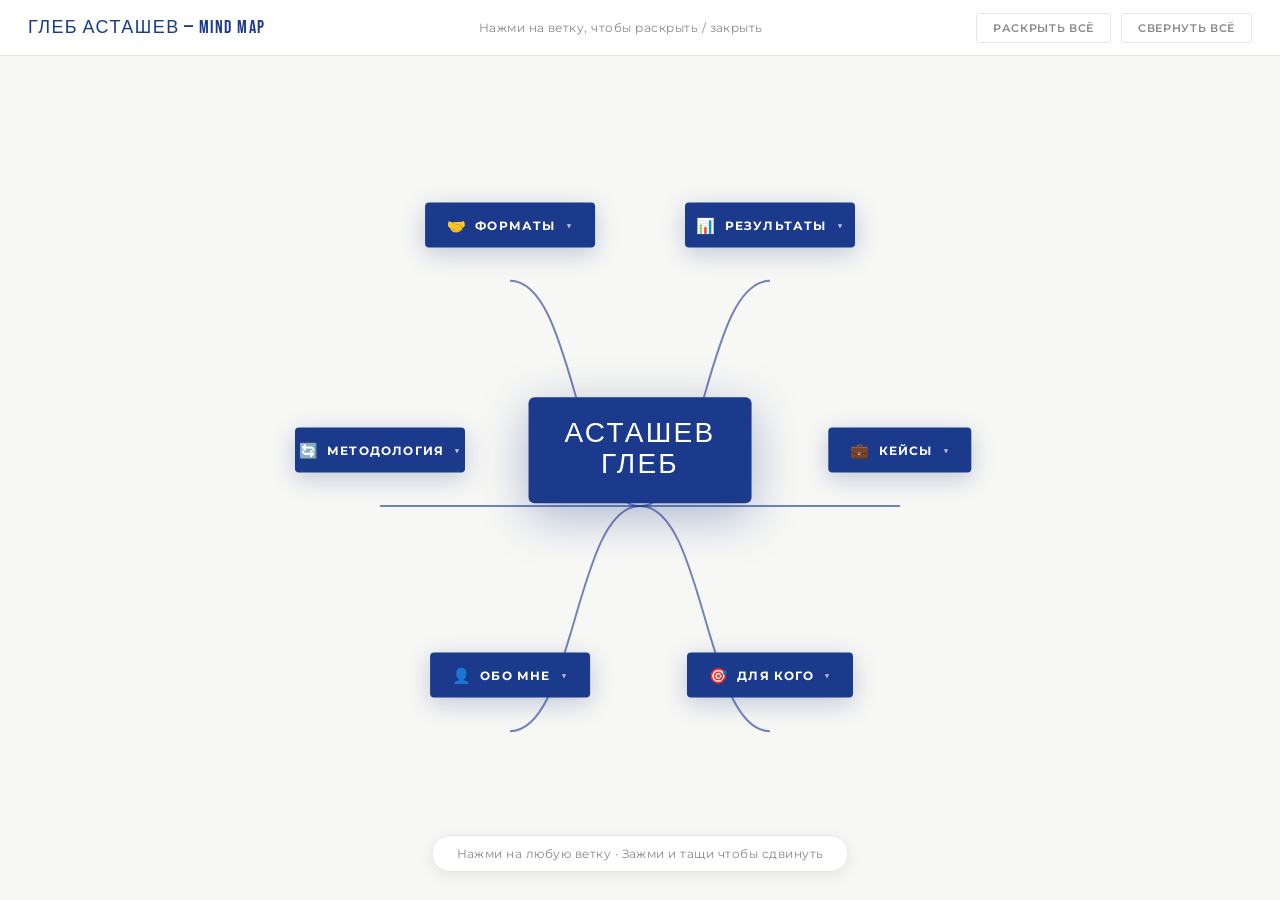
<file: mindmap.html>
<!DOCTYPE html>
<html lang="ru">

<head>
    <meta charset="UTF-8" />
    <meta name="viewport" content="width=device-width, initial-scale=1.0" />
    <title>Глеб Асташев — Mind Map</title>
    <link rel="preconnect" href="https://fonts.googleapis.com" />
    <link href="https://fonts.googleapis.com/css2?family=Bebas+Neue&family=Montserrat:wght@300;400;600;700&display=swap"
        rel="stylesheet" />
    <style>
        :root {
            --accent: #1B3A8C;
            --accent-lt: #E8EDF8;
            --text: #111111;
            --text-muted: #888888;
            --bg: #F7F7F5;
            --white: #FFFFFF;
            --font-d: 'Bebas Neue', sans-serif;
            --font-b: 'Montserrat', sans-serif;
        }

        * {
            margin: 0;
            padding: 0;
            box-sizing: border-box;
        }

        body {
            font-family: var(--font-b);
            background: var(--bg);
            overflow: hidden;
            height: 100vh;
            width: 100vw;
            user-select: none;
        }

        /* ── TOOLBAR ── */
        .toolbar {
            position: fixed;
            top: 0;
            left: 0;
            right: 0;
            height: 56px;
            background: rgba(255, 255, 255, 0.92);
            backdrop-filter: blur(16px);
            border-bottom: 1px solid #E5E5E5;
            display: flex;
            align-items: center;
            justify-content: space-between;
            padding: 0 28px;
            z-index: 100;
        }

        .toolbar__logo {
            font-family: var(--font-d);
            font-size: 18px;
            letter-spacing: 0.08em;
            color: var(--accent);
        }

        .toolbar__hint {
            font-size: 12px;
            color: var(--text-muted);
            font-weight: 400;
            letter-spacing: 0.04em;
        }

        .toolbar__actions {
            display: flex;
            gap: 10px;
        }

        .toolbar__btn {
            font-family: var(--font-b);
            font-size: 11px;
            font-weight: 600;
            letter-spacing: 0.06em;
            text-transform: uppercase;
            padding: 7px 16px;
            border-radius: 3px;
            border: 1px solid #E5E5E5;
            background: white;
            color: var(--text-muted);
            cursor: pointer;
            transition: all 0.2s;
        }

        .toolbar__btn:hover {
            border-color: var(--accent);
            color: var(--accent);
        }

        /* ── CANVAS ── */
        #canvas {
            position: relative;
            width: 100%;
            height: 100%;
            padding-top: 56px;
            overflow: hidden;
        }

        /* SVG lines layer */
        #svg-layer {
            position: absolute;
            top: 56px;
            left: 0;
            width: 100%;
            height: calc(100% - 56px);
            pointer-events: none;
            z-index: 1;
        }

        /* ── NODES ── */
        .node {
            position: absolute;
            z-index: 10;
            transform: translate(-50%, -50%);
            cursor: pointer;
            transition: transform 0.2s cubic-bezier(0.34, 1.56, 0.64, 1);
        }

        .node:hover {
            transform: translate(-50%, -50%) scale(1.06);
        }

        /* Center node */
        .node--center .node__box {
            background: var(--accent);
            color: white;
            font-family: var(--font-d);
            font-size: 28px;
            letter-spacing: 0.08em;
            padding: 22px 36px;
            border-radius: 6px;
            line-height: 1.1;
            text-align: center;
            box-shadow: 0 12px 48px rgba(27, 58, 140, 0.35);
            cursor: default;
        }

        .node--center:hover {
            transform: translate(-50%, -50%) scale(1);
        }

        .node--center .node__box:hover {
            transform: none;
        }

        /* Branch node */
        .node--branch .node__box {
            background: var(--accent);
            color: white;
            font-family: var(--font-b);
            font-size: 12px;
            font-weight: 700;
            letter-spacing: 0.1em;
            text-transform: uppercase;
            padding: 13px 22px;
            border-radius: 4px;
            text-align: center;
            box-shadow: 0 6px 24px rgba(27, 58, 140, 0.25);
            min-width: 140px;
            max-width: 170px;
            display: flex;
            align-items: center;
            justify-content: center;
            gap: 8px;
            transition: background 0.2s, box-shadow 0.2s;
        }

        .node--branch.active .node__box {
            background: var(--text);
            box-shadow: 0 8px 32px rgba(0, 0, 0, 0.2);
        }

        .node--branch .node__icon {
            font-size: 15px;
            flex-shrink: 0;
        }

        .node--branch .node__chevron {
            font-size: 10px;
            opacity: 0.7;
            transition: transform 0.3s;
            margin-left: 2px;
            flex-shrink: 0;
        }

        .node--branch.active .node__chevron {
            transform: rotate(180deg);
        }

        /* Leaf node */
        .node--leaf .node__box {
            background: white;
            color: var(--text);
            font-size: 12px;
            font-weight: 400;
            line-height: 1.4;
            padding: 10px 16px;
            border-radius: 4px;
            border: 1px solid #E5E5E5;
            text-align: center;
            max-width: 180px;
            min-width: 120px;
            box-shadow: 0 2px 12px rgba(0, 0, 0, 0.06);
            transition: border-color 0.2s, background 0.2s;
            cursor: default;
        }

        .node--leaf:hover .node__box {
            border-color: var(--accent);
            background: var(--accent-lt);
            transform: none;
        }

        .node--leaf:hover {
            transform: translate(-50%, -50%) scale(1.03);
        }

        /* Leaf highlight (for numbers/bold items) */
        .node--leaf.highlight .node__box {
            border-color: rgba(27, 58, 140, 0.3);
            background: var(--accent-lt);
        }

        .node--leaf.highlight .node__box {
            font-weight: 600;
            color: var(--accent);
        }

        /* ── ANIMATIONS ── */
        .node--leaf {
            transition:
                opacity 0.35s cubic-bezier(0.4, 0, 0.2, 1),
                transform 0.35s cubic-bezier(0.34, 1.56, 0.64, 1);
        }

        .node--leaf.hidden {
            opacity: 0;
            pointer-events: none;
            transform: translate(-50%, -50%) scale(0.7);
        }

        .node--leaf.visible {
            opacity: 1;
            pointer-events: all;
        }

        /* SVG lines */
        .line-branch {
            stroke: var(--accent);
            stroke-width: 2;
            fill: none;
            opacity: 0.6;
            transition: opacity 0.3s;
        }

        .line-leaf {
            stroke: #C5D0EC;
            stroke-width: 1.5;
            fill: none;
            transition: opacity 0.35s;
        }

        .line-leaf.hidden {
            opacity: 0;
        }

        .line-leaf.visible {
            opacity: 1;
        }

        /* ── INSTRUCTION OVERLAY ── */
        .instruction {
            position: fixed;
            bottom: 28px;
            left: 50%;
            transform: translateX(-50%);
            background: rgba(255, 255, 255, 0.95);
            border: 1px solid #E5E5E5;
            border-radius: 40px;
            padding: 10px 24px;
            font-size: 12px;
            color: var(--text-muted);
            box-shadow: 0 4px 16px rgba(0, 0, 0, 0.08);
            z-index: 200;
            letter-spacing: 0.04em;
            animation: fadeUp 0.5s ease forwards;
            pointer-events: none;
        }

        @keyframes fadeUp {
            from {
                opacity: 0;
                transform: translateX(-50%) translateY(10px);
            }

            to {
                opacity: 1;
                transform: translateX(-50%) translateY(0);
            }
        }

        /* ── DRAG ── */
        #canvas {
            cursor: grab;
        }

        #canvas.dragging {
            cursor: grabbing;
        }

        /* ── RESPONSIVE ── */
        @media (max-width: 768px) {
            .toolbar__hint {
                display: none;
            }

            .node--center .node__box {
                font-size: 20px;
                padding: 16px 24px;
            }

            .node--branch .node__box {
                font-size: 10px;
                padding: 10px 14px;
                min-width: 110px;
            }

            .node--leaf .node__box {
                font-size: 11px;
                padding: 8px 12px;
                max-width: 140px;
            }
        }
    </style>
</head>

<body>

    <!-- TOOLBAR -->
    <div class="toolbar">
        <span class="toolbar__logo">ГЛЕБ АСТАШЕВ — MIND MAP</span>
        <span class="toolbar__hint">Нажми на ветку, чтобы раскрыть / закрыть</span>
        <div class="toolbar__actions">
            <button class="toolbar__btn" id="expandAll">Раскрыть всё</button>
            <button class="toolbar__btn" id="collapseAll">Свернуть всё</button>
        </div>
    </div>

    <!-- SVG Lines -->
    <svg id="svg-layer"></svg>

    <!-- Nodes Container -->
    <div id="canvas">
        <div id="nodes"></div>
    </div>

    <div class="instruction">Нажми на любую ветку · Зажми и тащи чтобы сдвинуть</div>

    <script>
        /* ═══════════════════════════════════
           DATA
        ═══════════════════════════════════ */
        const BRANCHES = [
            {
                id: 'about',
                label: 'ОБО МНЕ',
                icon: '👤',
                angle: 210,
                leaves: [
                    { label: 'Психолог · WSFIZ Варшава', highlight: false },
                    { label: 'MBA ОИПП Москва', highlight: false },
                    { label: '3,5 млн ₽ в образование', highlight: true },
                    { label: 'Работаю от продукта', highlight: false },
                    { label: 'Долгосрочное партнёрство', highlight: false },
                    { label: 'ИИ + вайбкодинг', highlight: false },
                    { label: 'Продажи через психологию', highlight: false },
                ]
            },
            {
                id: 'method',
                label: 'МЕТОДОЛОГИЯ',
                icon: '🔄',
                angle: 270,
                leaves: [
                    { label: '01 · Диагностика', highlight: false },
                    { label: '02 · Смысловое ядро', highlight: false },
                    { label: '03 · Система и команда', highlight: false },
                    { label: '04 · Запуск и рост', highlight: false },
                    { label: 'Спринты: год → квартал → месяц', highlight: false },
                ]
            },
            {
                id: 'formats',
                label: 'ФОРМАТЫ',
                icon: '🤝',
                angle: 330,
                leaves: [
                    { label: 'Продюсер — полный цикл', highlight: false },
                    { label: 'CMO — маркетинг', highlight: false },
                    { label: 'CEO — управление', highlight: false },
                    { label: 'Консультант / Трекер', highlight: false },
                    { label: 'Проджект — координация', highlight: false },
                    { label: 'Наставник — обучение', highlight: false },
                ]
            },
            {
                id: 'results',
                label: 'РЕЗУЛЬТАТЫ',
                icon: '📊',
                angle: 30,
                leaves: [
                    { label: '400+ млн ₽ в проектах', highlight: true },
                    { label: '220 000 $/мес — рекорд', highlight: true },
                    { label: '650K+ подписчиков за 0 ₽', highlight: true },
                    { label: '11 проектов → 1 млн ₽', highlight: true },
                ]
            },
            {
                id: 'cases',
                label: 'КЕЙСЫ',
                icon: '💼',
                angle: 90,
                leaves: [
                    { label: 'IT-Компот → $220K/мес', highlight: true },
                    { label: 'ИОТ → 74 млн ₽ за 3 года', highlight: true },
                    { label: 'Тая Дейн → 59 млн ₽', highlight: true },
                    { label: 'А. Хахадетка → 1,8 млн ₽', highlight: true },
                    { label: 'Telegram → 10 млн ₽ / 6 мес', highlight: true },
                    { label: 'В. Мартынов → 1 млн ₽ с 0', highlight: true },
                ]
            },
            {
                id: 'forwhom',
                label: 'ДЛЯ КОГО',
                icon: '🎯',
                angle: 150,
                leaves: [
                    { label: 'Онлайн-школы на масштаб', highlight: false },
                    { label: 'Эксперты с аудиторией', highlight: false },
                    { label: 'Запуск с нуля', highlight: false },
                    { label: 'Частные практики', highlight: false },
                    { label: 'Проекты в кризисе', highlight: false },
                    { label: 'Резонанс по ценностям — принцип', highlight: false },
                ]
            },
        ];

        /* ═══════════════════════════════════
           LAYOUT CONFIG
        ═══════════════════════════════════ */
        const BRANCH_RADIUS = 260;
        const LEAF_RADIUS = 210;

        let offset = { x: 0, y: 0 };
        let centerX, centerY;

        function getCenter() {
            const canvas = document.getElementById('canvas');
            return {
                x: canvas.clientWidth / 2 + offset.x,
                y: canvas.clientHeight / 2 + offset.y,
            };
        }

        function polar(angle, radius) {
            const rad = (angle - 90) * Math.PI / 180;
            return { x: Math.cos(rad) * radius, y: Math.sin(rad) * radius };
        }

        /* ═══════════════════════════════════
           BUILD DOM
        ═══════════════════════════════════ */
        const nodesEl = document.getElementById('nodes');
        const svgEl = document.getElementById('svg-layer');
        const state = {}; // { branchId: boolean }

        BRANCHES.forEach(branch => {
            state[branch.id] = false; // collapsed

            // Branch node
            const branchEl = document.createElement('div');
            branchEl.className = 'node node--branch';
            branchEl.id = `branch-${branch.id}`;
            branchEl.innerHTML = `
    <div class="node__box">
      <span class="node__icon">${branch.icon}</span>
      <span>${branch.label}</span>
      <span class="node__chevron">▼</span>
    </div>`;
            nodesEl.appendChild(branchEl);

            branchEl.addEventListener('click', () => toggleBranch(branch.id));

            // Leaf nodes
            branch.leaves.forEach((leaf, i) => {
                const leafEl = document.createElement('div');
                leafEl.className = `node node--leaf hidden${leaf.highlight ? ' highlight' : ''}`;
                leafEl.id = `leaf-${branch.id}-${i}`;
                leafEl.innerHTML = `<div class="node__box">${leaf.label}</div>`;
                nodesEl.appendChild(leafEl);
            });
        });

        /* ═══════════════════════════════════
           SVG lines
        ═══════════════════════════════════ */
        function makePath(id, cls) {
            const path = document.createElementNS('http://www.w3.org/2000/svg', 'path');
            path.id = id;
            path.classList.add(cls);
            svgEl.appendChild(path);
            return path;
        }

        // Create SVG paths upfront
        BRANCHES.forEach(branch => {
            makePath(`line-branch-${branch.id}`, 'line-branch');
            branch.leaves.forEach((_, i) => {
                const p = makePath(`line-leaf-${branch.id}-${i}`, 'line-leaf');
                p.classList.add('hidden');
            });
        });

        function cubicPath(x1, y1, x2, y2) {
            const dx = (x2 - x1) * 0.5;
            return `M ${x1} ${y1} C ${x1 + dx} ${y1}, ${x2 - dx} ${y2}, ${x2} ${y2}`;
        }

        /* ═══════════════════════════════════
           POSITION NODES
        ═══════════════════════════════════ */
        function positionAll() {
            const c = getCenter();

            BRANCHES.forEach(branch => {
                const bp = polar(branch.angle, BRANCH_RADIUS);
                const bx = c.x + bp.x;
                const by = c.y + bp.y;

                const branchEl = document.getElementById(`branch-${branch.id}`);
                branchEl.style.left = bx + 'px';
                branchEl.style.top = by + 'px';

                // Branch line (center → branch)
                const lineBranch = document.getElementById(`line-branch-${branch.id}`);
                lineBranch.setAttribute('d', cubicPath(c.x, c.y, bx, by));

                // Leaves — fan around branch angle
                const n = branch.leaves.length;
                const spread = Math.min(70, 140 / Math.max(n - 1, 1));
                const startAngle = branch.angle - (spread * (n - 1)) / 2;

                branch.leaves.forEach((_, i) => {
                    const leafAngle = startAngle + spread * i;
                    const lp = polar(leafAngle, LEAF_RADIUS);
                    const lx = bx + lp.x;
                    const ly = by + lp.y;

                    const leafEl = document.getElementById(`leaf-${branch.id}-${i}`);
                    leafEl.style.left = lx + 'px';
                    leafEl.style.top = ly + 'px';

                    const lineLeaf = document.getElementById(`line-leaf-${branch.id}-${i}`);
                    lineLeaf.setAttribute('d', cubicPath(bx, by, lx, ly));
                });
            });
        }

        /* ═══════════════════════════════════
           TOGGLE
        ═══════════════════════════════════ */
        function toggleBranch(id, forceOpen) {
            const open = forceOpen !== undefined ? forceOpen : !state[id];
            state[id] = open;

            const branchEl = document.getElementById(`branch-${id}`);
            branchEl.classList.toggle('active', open);

            const branch = BRANCHES.find(b => b.id === id);
            branch.leaves.forEach((_, i) => {
                const leafEl = document.getElementById(`leaf-${id}-${i}`);
                const lineEl = document.getElementById(`line-leaf-${id}-${i}`);
                if (open) {
                    leafEl.classList.remove('hidden');
                    leafEl.classList.add('visible');
                    lineEl.classList.remove('hidden');
                    lineEl.classList.add('visible');
                } else {
                    leafEl.classList.add('hidden');
                    leafEl.classList.remove('visible');
                    lineEl.classList.add('hidden');
                    lineEl.classList.remove('visible');
                }
            });
        }

        /* ═══════════════════════════════════
           EXPAND / COLLAPSE ALL
        ═══════════════════════════════════ */
        document.getElementById('expandAll').addEventListener('click', () => {
            BRANCHES.forEach(b => toggleBranch(b.id, true));
        });
        document.getElementById('collapseAll').addEventListener('click', () => {
            BRANCHES.forEach(b => toggleBranch(b.id, false));
        });

        /* ═══════════════════════════════════
           DRAG TO PAN
        ═══════════════════════════════════ */
        let dragging = false;
        let dragStart = { x: 0, y: 0 };
        const canvas = document.getElementById('canvas');

        canvas.addEventListener('mousedown', e => {
            if (e.target.closest('.node')) return;
            dragging = true;
            dragStart = { x: e.clientX - offset.x, y: e.clientY - offset.y };
            canvas.classList.add('dragging');
        });
        window.addEventListener('mousemove', e => {
            if (!dragging) return;
            offset.x = e.clientX - dragStart.x;
            offset.y = e.clientY - dragStart.y;
            positionAll();
        });
        window.addEventListener('mouseup', () => {
            dragging = false;
            canvas.classList.remove('dragging');
        });

        // Touch drag
        canvas.addEventListener('touchstart', e => {
            const t = e.touches[0];
            dragStart = { x: t.clientX - offset.x, y: t.clientY - offset.y };
        }, { passive: true });
        canvas.addEventListener('touchmove', e => {
            const t = e.touches[0];
            offset.x = t.clientX - dragStart.x;
            offset.y = t.clientY - dragStart.y;
            positionAll();
        }, { passive: true });

        /* ═══════════════════════════════════
           CENTER NODE
        ═══════════════════════════════════ */
        const centerEl = document.createElement('div');
        centerEl.className = 'node node--center';
        centerEl.id = 'center-node';
        centerEl.innerHTML = `<div class="node__box">АСТАШЕВ<br>ГЛЕБ</div>`;
        nodesEl.appendChild(centerEl);

        function positionCenter() {
            const c = getCenter();
            centerEl.style.left = c.x + 'px';
            centerEl.style.top = c.y + 'px';
        }

        /* ═══════════════════════════════════
           SVG SIZE
        ═══════════════════════════════════ */
        function resizeSVG() {
            const canvas = document.getElementById('canvas');
            svgEl.setAttribute('width', canvas.clientWidth);
            svgEl.setAttribute('height', canvas.clientHeight);
        }

        /* ═══════════════════════════════════
           INIT
        ═══════════════════════════════════ */
        function init() {
            resizeSVG();
            positionCenter();
            positionAll();
        }

        window.addEventListener('resize', () => {
            resizeSVG();
            positionCenter();
            positionAll();
        });

        init();

        // Hide instruction after 4s
        setTimeout(() => {
            const instr = document.querySelector('.instruction');
            if (instr) {
                instr.style.transition = 'opacity 0.5s';
                instr.style.opacity = '0';
                setTimeout(() => instr.remove(), 500);
            }
        }, 4000);
    </script>
</body>

</html>
</file>
<file: style.css>
/* =============================================
   ГЛЕБ АСТАШЕВ — PERSONAL SITE
   Design: Premium Minimalism, White BG + Indigo
   ============================================= */

@import url('https://fonts.googleapis.com/css2?family=Bebas+Neue&family=Montserrat:wght@300;400;600;700&display=swap');

/* ─── CSS VARIABLES ─── */
:root {
  --bg: #FFFFFF;
  --bg-alt: #F7F7F5;
  --bg-dark: #111111;
  --text: #111111;
  --text-light: #888888;
  --text-inv: #F5F3EE;
  --accent: #1B3A8C;
  --accent-soft: #E8EDF8;
  --border: #E5E5E5;
  --border-dark: rgba(255, 255, 255, 0.12);

  --font-display: 'Bebas Neue', sans-serif;
  --font-body: 'Montserrat', sans-serif;

  --nav-h: 72px;
  --radius: 4px;
  --transition: 0.35s cubic-bezier(0.25, 0.46, 0.45, 0.94);
}

/* ─── RESET ─── */
*,
*::before,
*::after {
  margin: 0;
  padding: 0;
  box-sizing: border-box;
}

html {
  scroll-behavior: smooth;
  font-size: 16px;
}

body {
  font-family: var(--font-body);
  background: var(--bg);
  color: var(--text);
  line-height: 1.6;
  -webkit-font-smoothing: antialiased;
}

img {
  display: block;
  max-width: 100%;
}

a {
  text-decoration: none;
  color: inherit;
}

ul {
  list-style: none;
}

/* ─── UTILITY ─── */
.container {
  width: 100%;
  max-width: 1200px;
  margin: 0 auto;
  padding: 0 40px;
}

/* nav needs its container to stretch full height so flex centering works */
.nav .container {
  height: 100%;
}

.section-label {
  font-family: var(--font-body);
  font-size: 11px;
  font-weight: 600;
  letter-spacing: 0.2em;
  text-transform: uppercase;
  color: var(--accent);
  margin-bottom: 16px;
}

.section-title {
  font-family: var(--font-display);
  font-size: clamp(36px, 5vw, 64px);
  line-height: 1.05;
  letter-spacing: 0.02em;
  color: var(--text);
}

.divider {
  width: 100%;
  height: 1px;
  background: var(--border);
}

/* ─── SCROLL REVEAL ─── */
.reveal {
  opacity: 0;
  transform: translateY(24px);
  transition: opacity 0.65s var(--transition), transform 0.65s var(--transition);
}

.reveal.visible {
  opacity: 1;
  transform: translateY(0);
}

.reveal-delay-1 {
  transition-delay: 0.1s;
}

.reveal-delay-2 {
  transition-delay: 0.2s;
}

.reveal-delay-3 {
  transition-delay: 0.3s;
}

.reveal-delay-4 {
  transition-delay: 0.4s;
}

.reveal-delay-5 {
  transition-delay: 0.5s;
}

.reveal-delay-6 {
  transition-delay: 0.6s;
}

/* ─── BUTTONS ─── */
.btn {
  display: inline-flex;
  align-items: center;
  gap: 8px;
  font-family: var(--font-body);
  font-size: 13px;
  font-weight: 600;
  letter-spacing: 0.08em;
  text-transform: uppercase;
  padding: 16px 32px;
  border-radius: var(--radius);
  cursor: pointer;
  transition: all var(--transition);
  border: 2px solid transparent;
  white-space: nowrap;
}

.btn-primary {
  background: var(--accent);
  color: #fff;
  border-color: var(--accent);
}

.btn-primary:hover {
  background: #142d6e;
  border-color: #142d6e;
  transform: translateY(-2px);
  box-shadow: 0 12px 32px rgba(27, 58, 140, 0.25);
}

.btn-outline {
  background: transparent;
  color: var(--text);
  border-color: var(--border);
}

.btn-outline:hover {
  border-color: var(--accent);
  color: var(--accent);
  transform: translateY(-2px);
}

.btn-outline-inv {
  background: transparent;
  color: var(--text-inv);
  border-color: var(--border-dark);
}

.btn-outline-inv:hover {
  border-color: #fff;
  color: #fff;
  transform: translateY(-2px);
}

/* ─── NAV ─── */
.nav {
  position: fixed;
  top: 0;
  left: 0;
  right: 0;
  z-index: 1000;
  height: var(--nav-h);
  background: rgba(255, 255, 255, 0.92);
  backdrop-filter: blur(20px);
  -webkit-backdrop-filter: blur(20px);
  border-bottom: 1px solid var(--border);
  transition: box-shadow 0.3s;
}

.nav.scrolled {
  box-shadow: 0 4px 24px rgba(0, 0, 0, 0.08);
}

.nav__inner {
  display: flex;
  align-items: center;
  justify-content: space-between;
  height: 100%;
}

.nav__logo {
  font-family: var(--font-display);
  font-size: 22px;
  letter-spacing: 0.08em;
  color: var(--accent);
  transition: opacity 0.2s;
}

.nav__logo:hover {
  opacity: 0.75;
}

.nav__links {
  display: flex;
  align-items: center;
  gap: 36px;
}

.nav__links a {
  font-size: 12px;
  font-weight: 600;
  letter-spacing: 0.1em;
  text-transform: uppercase;
  color: var(--text-light);
  transition: color 0.2s;
}

.nav__links a:hover {
  color: var(--accent);
}

.nav__cta {
  font-size: 12px;
  font-weight: 600;
  letter-spacing: 0.08em;
  text-transform: uppercase;
  padding: 10px 24px;
  background: var(--accent);
  color: #fff;
  border-radius: var(--radius);
  transition: all 0.2s;
}

.nav__cta:hover {
  background: #142d6e;
  transform: translateY(-1px);
}

/* Burger */
.nav__burger {
  display: none;
  flex-direction: column;
  gap: 5px;
  cursor: pointer;
  padding: 4px;
  background: none;
  border: none;
}

.nav__burger span {
  display: block;
  width: 24px;
  height: 2px;
  background: var(--text);
  transition: all 0.3s;
  transform-origin: center;
}

.nav__burger.open span:nth-child(1) {
  transform: translateY(7px) rotate(45deg);
}

.nav__burger.open span:nth-child(2) {
  opacity: 0;
}

.nav__burger.open span:nth-child(3) {
  transform: translateY(-7px) rotate(-45deg);
}

.nav__dropdown {
  display: none;
  position: absolute;
  top: var(--nav-h);
  left: 0;
  right: 0;
  background: #fff;
  border-bottom: 1px solid var(--border);
  padding: 20px 24px;
  flex-direction: column;
  gap: 0;
}

.nav__dropdown.open {
  display: flex;
}

.nav__dropdown a {
  font-size: 14px;
  font-weight: 600;
  letter-spacing: 0.06em;
  text-transform: uppercase;
  color: var(--text-light);
  padding: 14px 0;
  border-bottom: 1px solid var(--border);
  transition: color 0.2s;
}

.nav__dropdown a:last-child {
  border-bottom: none;
}

.nav__dropdown a:hover {
  color: var(--accent);
}

/* ─── HERO ─── */
.hero {
  min-height: 100vh;
  padding-top: var(--nav-h);
  padding-bottom: var(--nav-h);
  display: flex;
  align-items: center;
  justify-content: center;
  background: var(--bg);
  overflow: hidden;
  position: relative;
}

.hero::after {
  content: '';
  position: absolute;
  top: 0;
  right: 0;
  width: 45%;
  height: 100%;
  background: var(--bg-alt);
  z-index: 0;
}

.hero__inner {
  display: grid;
  grid-template-columns: 1fr 1fr;
  gap: 80px;
  align-items: center;
  position: relative;
  z-index: 1;
  width: 100%;
}

.hero__content {
  padding: 60px 0;
}

.hero__badge {
  display: inline-flex;
  align-items: center;
  gap: 10px;
  background: var(--accent-soft);
  border: 1px solid rgba(27, 58, 140, 0.2);
  padding: 8px 16px;
  border-radius: 40px;
  font-size: 12px;
  font-weight: 600;
  color: var(--accent);
  margin-bottom: 28px;
}

.hero__badge-dot {
  width: 8px;
  height: 8px;
  border-radius: 50%;
  background: #1B3A8C;
  animation: pulse 2s infinite;
}

@keyframes pulse {

  0%,
  100% {
    opacity: 1;
    transform: scale(1);
    box-shadow: 0 0 0 0 rgba(27, 58, 140, 0.4);
  }

  50% {
    opacity: 0.8;
    transform: scale(0.95);
    box-shadow: 0 0 0 8px rgba(27, 58, 140, 0);
  }
}

.hero__role {
  font-size: 11px;
  font-weight: 700;
  letter-spacing: 0.25em;
  text-transform: uppercase;
  color: var(--accent);
  margin-bottom: 12px;
}

.hero__name {
  font-family: var(--font-display);
  font-size: clamp(72px, 10vw, 130px);
  line-height: 0.9;
  letter-spacing: 0.03em;
  color: var(--text);
  margin-bottom: 28px;
}

.hero__subtitle {
  font-size: 18px;
  font-weight: 400;
  line-height: 1.5;
  color: var(--text);
  margin-bottom: 12px;
  max-width: 480px;
}

.hero__sub-text {
  font-size: 14px;
  font-weight: 300;
  color: var(--text-light);
  line-height: 1.7;
  max-width: 440px;
  margin-bottom: 40px;
}

.hero__buttons {
  display: flex;
  gap: 16px;
  flex-wrap: wrap;
  margin-bottom: 60px;
}

.hero__stats {
  display: grid;
  grid-template-columns: repeat(2, 1fr);
  gap: 0;
  border: 1px solid var(--border);
}

.hero__stat {
  padding: 24px 20px;
  border-right: 1px solid var(--border);
  border-bottom: 1px solid var(--border);
  transition: background 0.2s;
}

.hero__stat:nth-child(2) {
  border-right: none;
}

.hero__stat:nth-child(3) {
  border-bottom: none;
}

.hero__stat:nth-child(4) {
  border-right: none;
  border-bottom: none;
}

.hero__stat:hover {
  background: var(--bg-alt);
}

.hero__stat-num {
  font-family: var(--font-display);
  font-size: clamp(24px, 3vw, 34px);
  letter-spacing: 0.02em;
  color: var(--accent);
  line-height: 1;
  margin-bottom: 6px;
}

.hero__stat-label {
  font-size: 12px;
  font-weight: 400;
  color: var(--text-light);
  line-height: 1.4;
}

.hero__photo-wrap {
  position: relative;
  height: 100%;
  min-height: 560px;
  display: flex;
  align-items: flex-end;
}

.hero__photo {
  width: 100%;
  height: 640px;
  object-fit: cover;
  object-position: top center;
  position: relative;
  z-index: 1;
}

/* ─── ABOUT ─── */
.about {
  padding: 120px 0;
  background: var(--bg);
}

.about__inner {
  display: grid;
  grid-template-columns: 1fr 1fr;
  gap: 80px;
  align-items: start;
}

.about__left {}

.about__photo-wrap {
  position: relative;
  margin-bottom: 40px;
}

.about__photo {
  width: 100%;
  aspect-ratio: 4/5;
  object-fit: cover;
  object-position: top;
}

.about__text {
  margin-top: 8px;
}

.about__text p {
  font-size: 15px;
  font-weight: 300;
  line-height: 1.8;
  color: var(--text);
  margin-bottom: 20px;
}

.about__text p:last-child {
  margin-bottom: 0;
}

.about__text strong {
  font-weight: 600;
}

.about__right {
  padding-top: 8px;
}

.about__diff-title {
  font-family: var(--font-display);
  font-size: 36px;
  letter-spacing: 0.04em;
  color: var(--text);
  margin-bottom: 40px;
}

.diff-item {
  padding: 28px 0;
  border-bottom: 1px solid var(--border);
}

.diff-item:first-of-type {
  border-top: 1px solid var(--border);
}

.diff-item__num {
  font-family: var(--font-display);
  font-size: 13px;
  letter-spacing: 0.1em;
  color: var(--accent);
  margin-bottom: 6px;
}

.diff-item__title {
  font-size: 15px;
  font-weight: 700;
  color: var(--text);
  margin-bottom: 6px;
}

.diff-item__text {
  font-size: 14px;
  font-weight: 300;
  color: var(--text-light);
  line-height: 1.6;
}

/* ─── FORMATS ─── */
.formats {
  padding: 120px 0;
  background: var(--bg-dark);
  color: var(--text-inv);
}

.formats .section-title {
  color: var(--text-inv);
}

.formats .section-label {
  color: #6B8FDE;
}

.formats__header {
  margin-bottom: 64px;
}

.formats__grid {
  display: grid;
  grid-template-columns: repeat(3, 1fr);
  gap: 1px;
  background: rgba(255, 255, 255, 0.08);
  border: 1px solid rgba(255, 255, 255, 0.08);
}

.format-card {
  background: var(--bg-dark);
  padding: 40px;
  transition: background 0.3s;
}

.format-card:hover {
  background: #1A1A1A;
}

.format-card__type {
  font-size: 10px;
  font-weight: 700;
  letter-spacing: 0.2em;
  text-transform: uppercase;
  color: #6B8FDE;
  margin-bottom: 12px;
}

.format-card__title {
  font-family: var(--font-display);
  font-size: 32px;
  letter-spacing: 0.04em;
  color: var(--text-inv);
  margin-bottom: 16px;
}

.format-card__desc {
  font-size: 13px;
  font-weight: 300;
  line-height: 1.7;
  color: rgba(245, 243, 238, 0.65);
  margin-bottom: 24px;
}

.format-card__list {
  display: flex;
  flex-direction: column;
  gap: 8px;
}

.format-card__list li {
  font-size: 13px;
  font-weight: 400;
  color: rgba(245, 243, 238, 0.5);
  padding-left: 16px;
  position: relative;
  line-height: 1.5;
}

.format-card__list li::before {
  content: '—';
  position: absolute;
  left: 0;
  color: #1B3A8C;
  font-size: 12px;
}

/* ─── CASES ─── */
.cases {
  padding: 120px 0;
  background: var(--bg);
}

.cases__header {
  margin-bottom: 64px;
}

.case-item {
  display: grid;
  grid-template-columns: 1fr auto;
  gap: 40px;
  align-items: center;
  padding: 40px 0;
  border-bottom: 1px solid var(--border);
  transition: background 0.2s;
  cursor: default;
}

.case-item:first-of-type {
  border-top: 1px solid var(--border);
}

.case-item:hover {
  background: var(--bg-alt);
  padding-left: 20px;
  padding-right: 20px;
  margin: 0 -20px;
}

.case-item__meta {
  display: flex;
  align-items: center;
  gap: 16px;
  margin-bottom: 10px;
}

.case-item__year {
  font-size: 12px;
  font-weight: 400;
  color: var(--text-light);
}

.case-item__role {
  font-size: 11px;
  font-weight: 700;
  letter-spacing: 0.12em;
  text-transform: uppercase;
  color: var(--accent);
  background: var(--accent-soft);
  padding: 3px 10px;
  border-radius: 2px;
}

.case-item__title {
  font-family: var(--font-display);
  font-size: clamp(28px, 3.5vw, 44px);
  letter-spacing: 0.04em;
  color: var(--text);
  margin-bottom: 8px;
  line-height: 1;
}

.case-item__niche {
  font-size: 13px;
  color: var(--text-light);
  margin-bottom: 10px;
}

.case-item__story {
  font-size: 14px;
  font-weight: 300;
  color: var(--text-light);
  line-height: 1.6;
  max-width: 640px;
}

.case-item__result {
  text-align: right;
  flex-shrink: 0;
}

.case-item__result-num {
  font-family: var(--font-display);
  font-size: clamp(32px, 4vw, 52px);
  letter-spacing: 0.03em;
  color: var(--accent);
  line-height: 1;
  white-space: nowrap;
}

.case-item__result-label {
  font-size: 11px;
  color: var(--text-light);
  margin-top: 4px;
}

/* ─── APPROACH ─── */
.approach {
  padding: 120px 0;
  background: var(--bg-alt);
}

.approach__header {
  margin-bottom: 80px;
}

.approach__grid {
  display: grid;
  grid-template-columns: repeat(4, 1fr);
  gap: 1px;
  background: var(--border);
  border: 1px solid var(--border);
}

.approach-step {
  background: var(--bg-alt);
  padding: 48px 36px;
  transition: background 0.3s;
}

.approach-step:hover {
  background: #EFEFE9;
}

.approach-step__num {
  font-family: var(--font-display);
  font-size: 80px;
  line-height: 1;
  color: var(--accent);
  opacity: 0.15;
  margin-bottom: 20px;
  user-select: none;
}

.approach-step__title {
  font-family: var(--font-display);
  font-size: 26px;
  letter-spacing: 0.04em;
  color: var(--text);
  margin-bottom: 12px;
}

.approach-step__text {
  font-size: 14px;
  font-weight: 300;
  color: var(--text-light);
  line-height: 1.7;
}

/* ─── FOR WHOM ─── */
.forwhom {
  padding: 120px 0;
  background: var(--bg);
}

.forwhom__header {
  margin-bottom: 64px;
}

.forwhom__grid {
  display: grid;
  grid-template-columns: repeat(3, 1fr);
  gap: 24px;
  margin-bottom: 40px;
}

.forwhom-card {
  border: 1px solid var(--border);
  padding: 32px 28px;
  border-radius: var(--radius);
  transition: all 0.3s;
}

.forwhom-card:hover {
  border-color: var(--accent);
  background: var(--accent-soft);
  transform: translateY(-4px);
  box-shadow: 0 12px 32px rgba(27, 58, 140, 0.08);
}

.forwhom-card__icon {
  font-size: 24px;
  margin-bottom: 16px;
}

.forwhom-card__title {
  font-size: 15px;
  font-weight: 700;
  color: var(--text);
  margin-bottom: 8px;
}

.forwhom-card__text {
  font-size: 13px;
  font-weight: 300;
  color: var(--text-light);
  line-height: 1.6;
}

.forwhom__values {
  border: 1px solid rgba(27, 58, 140, 0.2);
  background: var(--accent-soft);
  padding: 40px 48px;
  border-radius: var(--radius);
  position: relative;
  overflow: hidden;
}

.forwhom__values::before {
  content: '';
  position: absolute;
  top: 0;
  left: 0;
  width: 4px;
  height: 100%;
  background: var(--accent);
}

.forwhom__values-label {
  font-size: 10px;
  font-weight: 700;
  letter-spacing: 0.2em;
  text-transform: uppercase;
  color: var(--accent);
  margin-bottom: 12px;
}

.forwhom__values-title {
  font-family: var(--font-display);
  font-size: 28px;
  letter-spacing: 0.04em;
  color: var(--text);
  margin-bottom: 16px;
}

.forwhom__values-text {
  font-size: 15px;
  font-weight: 300;
  color: var(--text);
  line-height: 1.8;
  max-width: 720px;
}

/* ─── EDUCATION ─── */
.education {
  padding: 120px 0;
  background: var(--bg-dark);
  color: var(--text-inv);
}

.education .section-title {
  color: var(--text-inv);
}

.education .section-label {
  color: #6B8FDE;
}

.education__highlight {
  font-family: var(--font-display);
  font-size: clamp(20px, 2.5vw, 28px);
  letter-spacing: 0.06em;
  color: #6B8FDE;
  margin-bottom: 56px;
  padding-bottom: 32px;
  border-bottom: 1px solid rgba(255, 255, 255, 0.08);
}

.education__grid {
  display: grid;
  grid-template-columns: repeat(2, 1fr);
  gap: 1px;
  background: rgba(255, 255, 255, 0.08);
}

.edu-card {
  background: var(--bg-dark);
  padding: 40px;
  transition: background 0.3s;
}

.edu-card:hover {
  background: #1A1A1A;
}

.edu-card__org {
  font-size: 11px;
  font-weight: 700;
  letter-spacing: 0.2em;
  text-transform: uppercase;
  color: #6B8FDE;
  margin-bottom: 12px;
}

.edu-card__title {
  font-family: var(--font-display);
  font-size: 24px;
  letter-spacing: 0.04em;
  color: var(--text-inv);
  margin-bottom: 8px;
}

.edu-card__info {
  font-size: 13px;
  font-weight: 300;
  color: rgba(245, 243, 238, 0.5);
  line-height: 1.6;
}

/* ─── CTA ─── */
.cta {
  padding: 160px 0;
  background: var(--bg-dark);
  text-align: center;
  position: relative;
  overflow: hidden;
}

.cta::before {
  content: '';
  position: absolute;
  inset: 0;
  background: radial-gradient(ellipse at center, rgba(27, 58, 140, 0.15) 0%, transparent 70%);
}

.cta__inner {
  position: relative;
  z-index: 1;
}

.cta__title {
  font-family: var(--font-display);
  font-size: clamp(64px, 10vw, 140px);
  line-height: 0.9;
  letter-spacing: 0.04em;
  color: var(--text-inv);
  margin-bottom: 32px;
}

.cta__subtitle {
  font-size: 16px;
  font-weight: 300;
  color: rgba(245, 243, 238, 0.65);
  line-height: 1.8;
  margin-bottom: 48px;
}

.cta__buttons {
  display: flex;
  justify-content: center;
  gap: 16px;
  flex-wrap: wrap;
  margin-bottom: 48px;
}

.cta__contacts {
  display: flex;
  justify-content: center;
  gap: 40px;
  flex-wrap: wrap;
}

.cta__contact {
  font-size: 13px;
  color: rgba(245, 243, 238, 0.4);
  letter-spacing: 0.05em;
}

.cta__contact a {
  color: rgba(245, 243, 238, 0.4);
  transition: color 0.2s;
}

.cta__contact a:hover {
  color: #6B8FDE;
}

/* ─── FOOTER ─── */
.footer {
  background: var(--bg-dark);
  border-top: 1px solid rgba(255, 255, 255, 0.06);
  padding: 28px 0;
}

.footer__inner {
  display: flex;
  align-items: center;
  justify-content: space-between;
}

.footer__logo {
  font-family: var(--font-display);
  font-size: 20px;
  letter-spacing: 0.1em;
  color: #fff;
}

.footer__roles {
  font-size: 12px;
  font-weight: 300;
  color: rgba(245, 243, 238, 0.35);
  letter-spacing: 0.06em;
}

/* ═══════════════════════════════
   RESPONSIVE
   ═══════════════════════════════ */

/* TABLET */
@media (max-width: 1024px) {
  .container {
    padding: 0 28px;
  }

  .hero__inner {
    gap: 48px;
  }

  .about__inner {
    gap: 48px;
  }

  .formats__grid {
    grid-template-columns: repeat(2, 1fr);
  }

  .approach__grid {
    grid-template-columns: repeat(2, 1fr);
  }

  .forwhom__grid {
    grid-template-columns: repeat(2, 1fr);
  }
}

/* MOBILE */
@media (max-width: 768px) {
  .container {
    padding: 0 20px;
  }

  /* Nav */
  .nav__links,
  .nav__cta {
    display: none;
  }

  .nav__burger {
    display: flex;
  }

  /* Hero */
  .hero::after {
    display: none;
  }

  .hero__inner {
    grid-template-columns: 1fr;
    gap: 0;
  }

  .hero__photo-wrap {
    min-height: 320px;
    order: -1;
  }

  .hero__photo {
    height: 320px;
  }

  .hero__content {
    padding: 40px 0;
  }

  .hero__name {
    font-size: 72px;
  }

  .hero__stats {
    grid-template-columns: repeat(2, 1fr);
  }

  /* About */
  .about {
    padding: 80px 0;
  }

  .about__inner {
    grid-template-columns: 1fr;
    gap: 40px;
  }

  .about__photo {
    aspect-ratio: 3/2;
  }

  /* Formats */
  .formats {
    padding: 80px 0;
  }

  .formats__grid {
    grid-template-columns: 1fr;
  }

  /* Cases */
  .cases {
    padding: 80px 0;
  }

  .case-item {
    grid-template-columns: 1fr;
    gap: 20px;
  }

  .case-item__result {
    text-align: left;
  }

  .case-item:hover {
    padding-left: 0;
    padding-right: 0;
    margin: 0;
  }

  /* Approach */
  .approach {
    padding: 80px 0;
  }

  .approach__grid {
    grid-template-columns: 1fr;
  }

  /* For Whom */
  .forwhom {
    padding: 80px 0;
  }

  .forwhom__grid {
    grid-template-columns: 1fr;
  }

  .forwhom__values {
    padding: 28px 24px;
  }

  /* Education */
  .education {
    padding: 80px 0;
  }

  .education__grid {
    grid-template-columns: 1fr;
  }

  /* CTA */
  .cta {
    padding: 100px 0;
  }

  .cta__contacts {
    flex-direction: column;
    gap: 12px;
  }

  /* Footer */
  .footer__inner {
    flex-direction: column;
    gap: 8px;
    text-align: center;
  }
}

@media (max-width: 480px) {
  .hero__name {
    font-size: 60px;
  }

  .hero__buttons {
    flex-direction: column;
  }

  .btn {
    width: 100%;
    justify-content: center;
  }

  .cta__buttons {
    flex-direction: column;
  }
}
</file>
